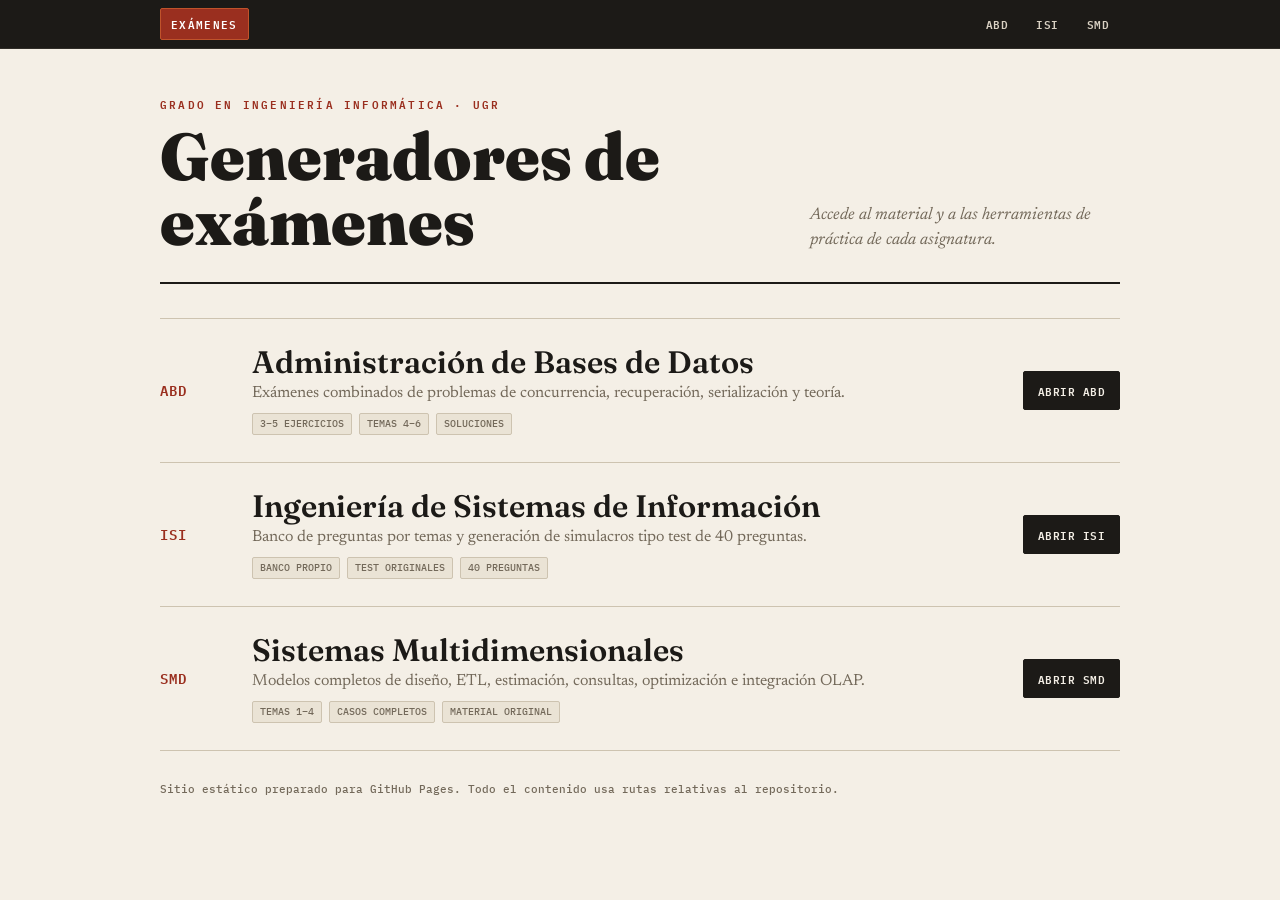
<file: index.html>
<!DOCTYPE html>
<html lang="es">
<head>
<meta charset="UTF-8">
<meta name="viewport" content="width=device-width, initial-scale=1.0">
<meta name="description" content="Generadores y bancos de preguntas para ABD, ISI y SMD.">
<title>Generadores de exámenes</title>
<link rel="icon" href="assets/favicon.svg" type="image/svg+xml">
<link rel="preconnect" href="https://fonts.googleapis.com">
<link rel="preconnect" href="https://fonts.gstatic.com" crossorigin>
<link href="https://fonts.googleapis.com/css2?family=Fraunces:ital,opsz,wght@0,9..144,400;0,9..144,600;0,9..144,900;1,9..144,500&family=Newsreader:ital,opsz@0,6..72;1,6..72&family=IBM+Plex+Mono:wght@400;500;600&display=swap" rel="stylesheet">
<link rel="stylesheet" href="assets/site.css">
<style>
  * { box-sizing: border-box; }
  html { scroll-behavior: smooth; }
  body { margin: 0; min-height: 100vh; }
  .portal {
    width: min(960px, calc(100% - 32px));
    margin: 0 auto;
    padding: 48px 0 80px;
  }
  .portal-header {
    display: grid;
    grid-template-columns: minmax(0, 1fr) 310px;
    gap: 34px;
    align-items: end;
    padding-bottom: 28px;
    border-bottom: 2px solid var(--site-ink);
  }
  .kicker {
    margin: 0 0 13px;
    color: var(--site-accent);
    font: 600 11px/1.3 "IBM Plex Mono", monospace;
    letter-spacing: .2em;
    text-transform: uppercase;
  }
  h1 {
    max-width: 660px;
    margin: 0;
    font: 900 clamp(38px, 7vw, 66px)/.98 "Fraunces", Georgia, serif;
    letter-spacing: 0;
  }
  .intro {
    margin: 0;
    color: var(--site-muted);
    font-size: 17px;
    font-style: italic;
    line-height: 1.5;
  }
  .catalogue {
    margin-top: 34px;
    border-top: 1px solid var(--site-line);
  }
  .subject {
    display: grid;
    grid-template-columns: 72px minmax(0, 1fr) auto;
    gap: 20px;
    align-items: center;
    min-height: 144px;
    padding: 24px 0;
    border-bottom: 1px solid var(--site-line);
  }
  .subject-code {
    color: var(--site-accent);
    font: 600 14px/1 "IBM Plex Mono", monospace;
    letter-spacing: .08em;
  }
  .subject h2 {
    margin: 0 0 6px;
    font: 600 clamp(23px, 4vw, 31px)/1.1 "Fraunces", Georgia, serif;
    letter-spacing: 0;
  }
  .subject p {
    max-width: 620px;
    margin: 0;
    color: var(--site-muted);
    font-size: 16px;
  }
  .subject-meta {
    display: flex;
    gap: 7px;
    margin-top: 12px;
    flex-wrap: wrap;
  }
  .subject-meta span {
    padding: 3px 7px;
    border: 1px solid var(--site-line);
    border-radius: 2px;
    color: var(--site-muted);
    background: var(--site-paper-2);
    font: 500 10px/1.4 "IBM Plex Mono", monospace;
    text-transform: uppercase;
  }
  .open-subject {
    display: inline-flex;
    min-height: 39px;
    align-items: center;
    padding: 8px 14px;
    border: 1px solid var(--site-ink);
    border-radius: 2px;
    color: var(--site-paper);
    background: var(--site-ink);
    font: 600 11px/1.2 "IBM Plex Mono", monospace;
    letter-spacing: .04em;
    text-decoration: none;
    text-transform: uppercase;
    white-space: nowrap;
  }
  .open-subject:hover {
    border-color: var(--site-accent);
    background: var(--site-accent);
  }
  footer {
    margin-top: 30px;
    color: var(--site-muted);
    font: 500 11px/1.6 "IBM Plex Mono", monospace;
  }
  @media (max-width: 720px) {
    .portal { width: min(100% - 26px, 960px); padding-top: 34px; }
    .portal-header { grid-template-columns: 1fr; gap: 16px; }
    .subject { grid-template-columns: 48px minmax(0, 1fr); gap: 12px; }
    .open-subject { grid-column: 2; justify-self: start; }
  }
</style>
</head>
<body class="portal-page">
<div class="site-nav-wrap">
  <nav class="site-nav" aria-label="Asignaturas">
    <a href="./" aria-current="page">Exámenes</a>
    <a href="abd.html">ABD</a>
    <a href="isi.html">ISI</a>
    <a href="smd.html">SMD</a>
  </nav>
</div>

<main class="portal">
  <header class="portal-header">
    <div>
      <p class="kicker">Grado en Ingeniería Informática · UGR</p>
      <h1>Generadores de exámenes</h1>
    </div>
    <p class="intro">Accede al material y a las herramientas de práctica de cada asignatura.</p>
  </header>

  <section class="catalogue" aria-label="Asignaturas disponibles">
    <article class="subject">
      <div class="subject-code">ABD</div>
      <div>
        <h2>Administración de Bases de Datos</h2>
        <p>Exámenes combinados de problemas de concurrencia, recuperación, serialización y teoría.</p>
        <div class="subject-meta"><span>3–5 ejercicios</span><span>Temas 4–6</span><span>Soluciones</span></div>
      </div>
      <a class="open-subject" href="abd.html">Abrir ABD</a>
    </article>

    <article class="subject">
      <div class="subject-code">ISI</div>
      <div>
        <h2>Ingeniería de Sistemas de Información</h2>
        <p>Banco de preguntas por temas y generación de simulacros tipo test de 40 preguntas.</p>
        <div class="subject-meta"><span>Banco propio</span><span>Test originales</span><span>40 preguntas</span></div>
      </div>
      <a class="open-subject" href="isi.html">Abrir ISI</a>
    </article>

    <article class="subject">
      <div class="subject-code">SMD</div>
      <div>
        <h2>Sistemas Multidimensionales</h2>
        <p>Modelos completos de diseño, ETL, estimación, consultas, optimización e integración OLAP.</p>
        <div class="subject-meta"><span>Temas 1–4</span><span>Casos completos</span><span>Material original</span></div>
      </div>
      <a class="open-subject" href="smd.html">Abrir SMD</a>
    </article>
  </section>

  <footer>
    Sitio estático preparado para GitHub Pages. Todo el contenido usa rutas relativas al repositorio.
  </footer>
</main>
</body>
</html>
</file>
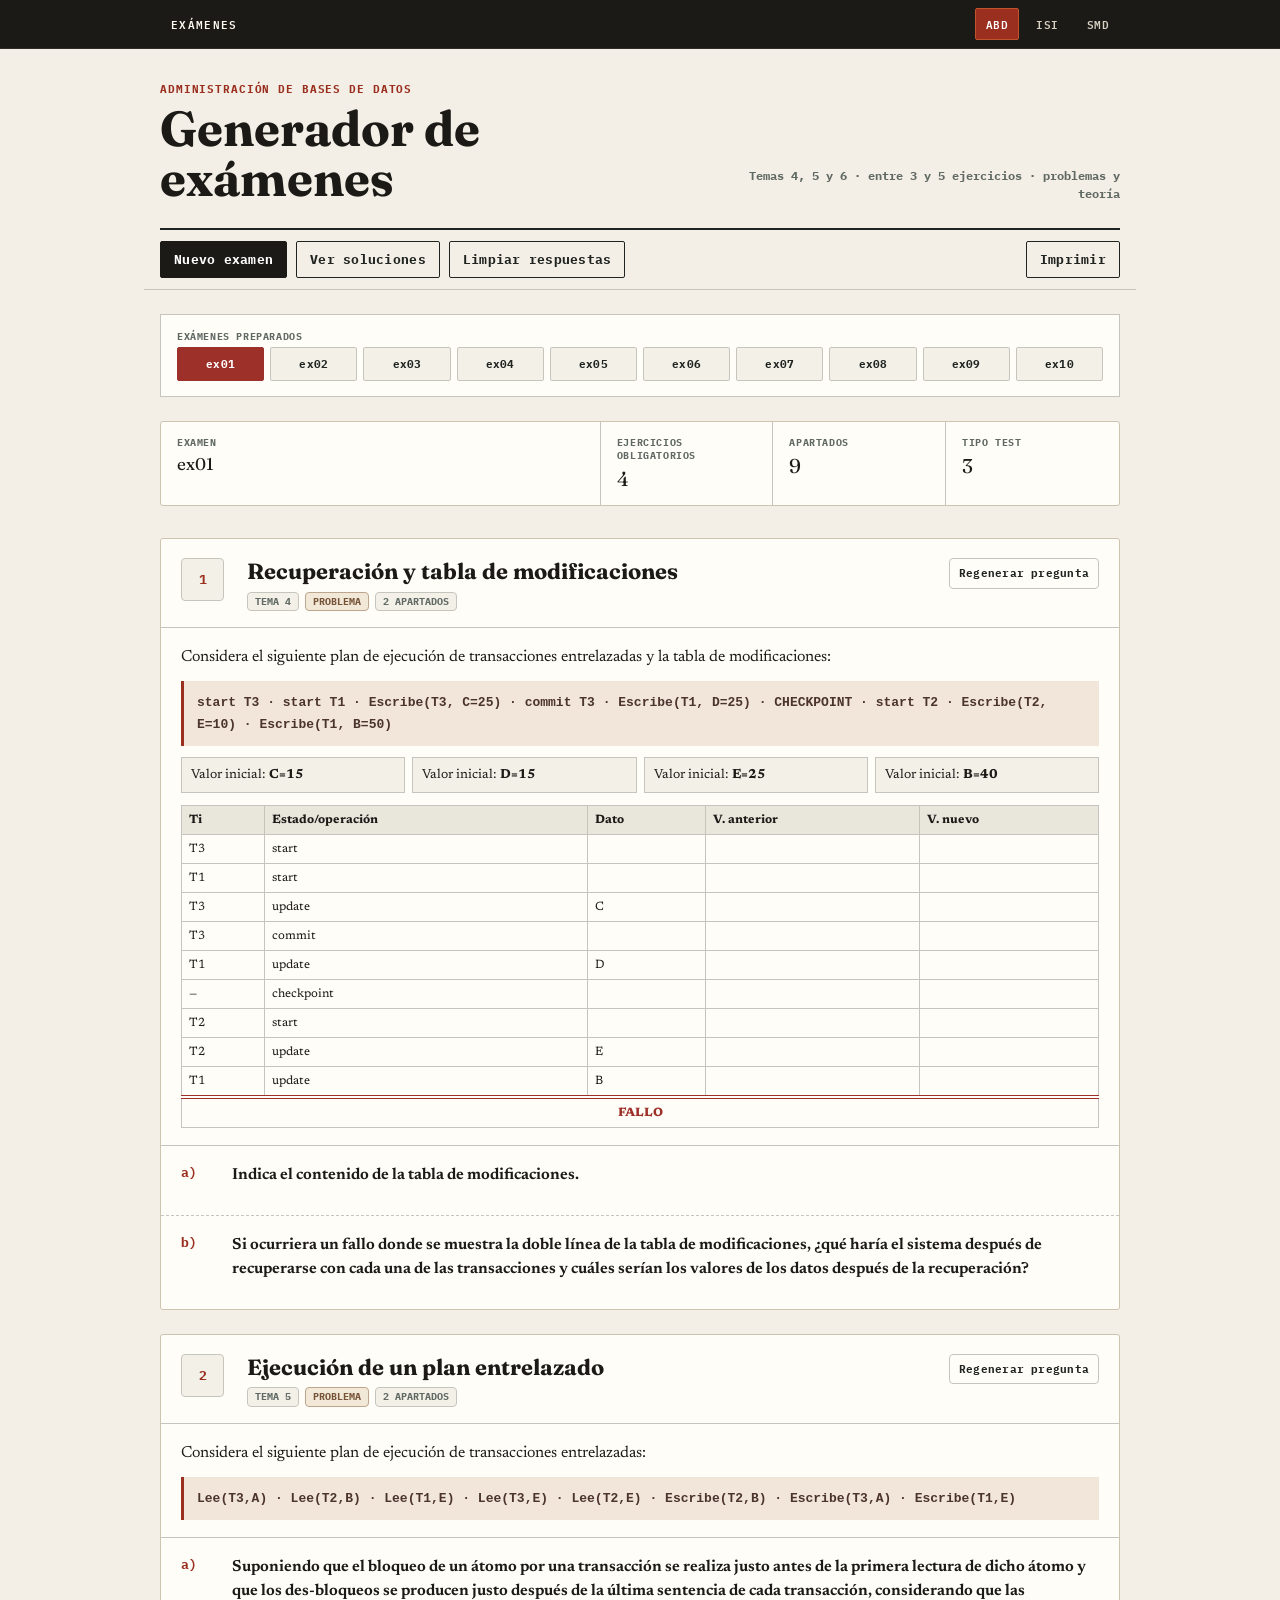
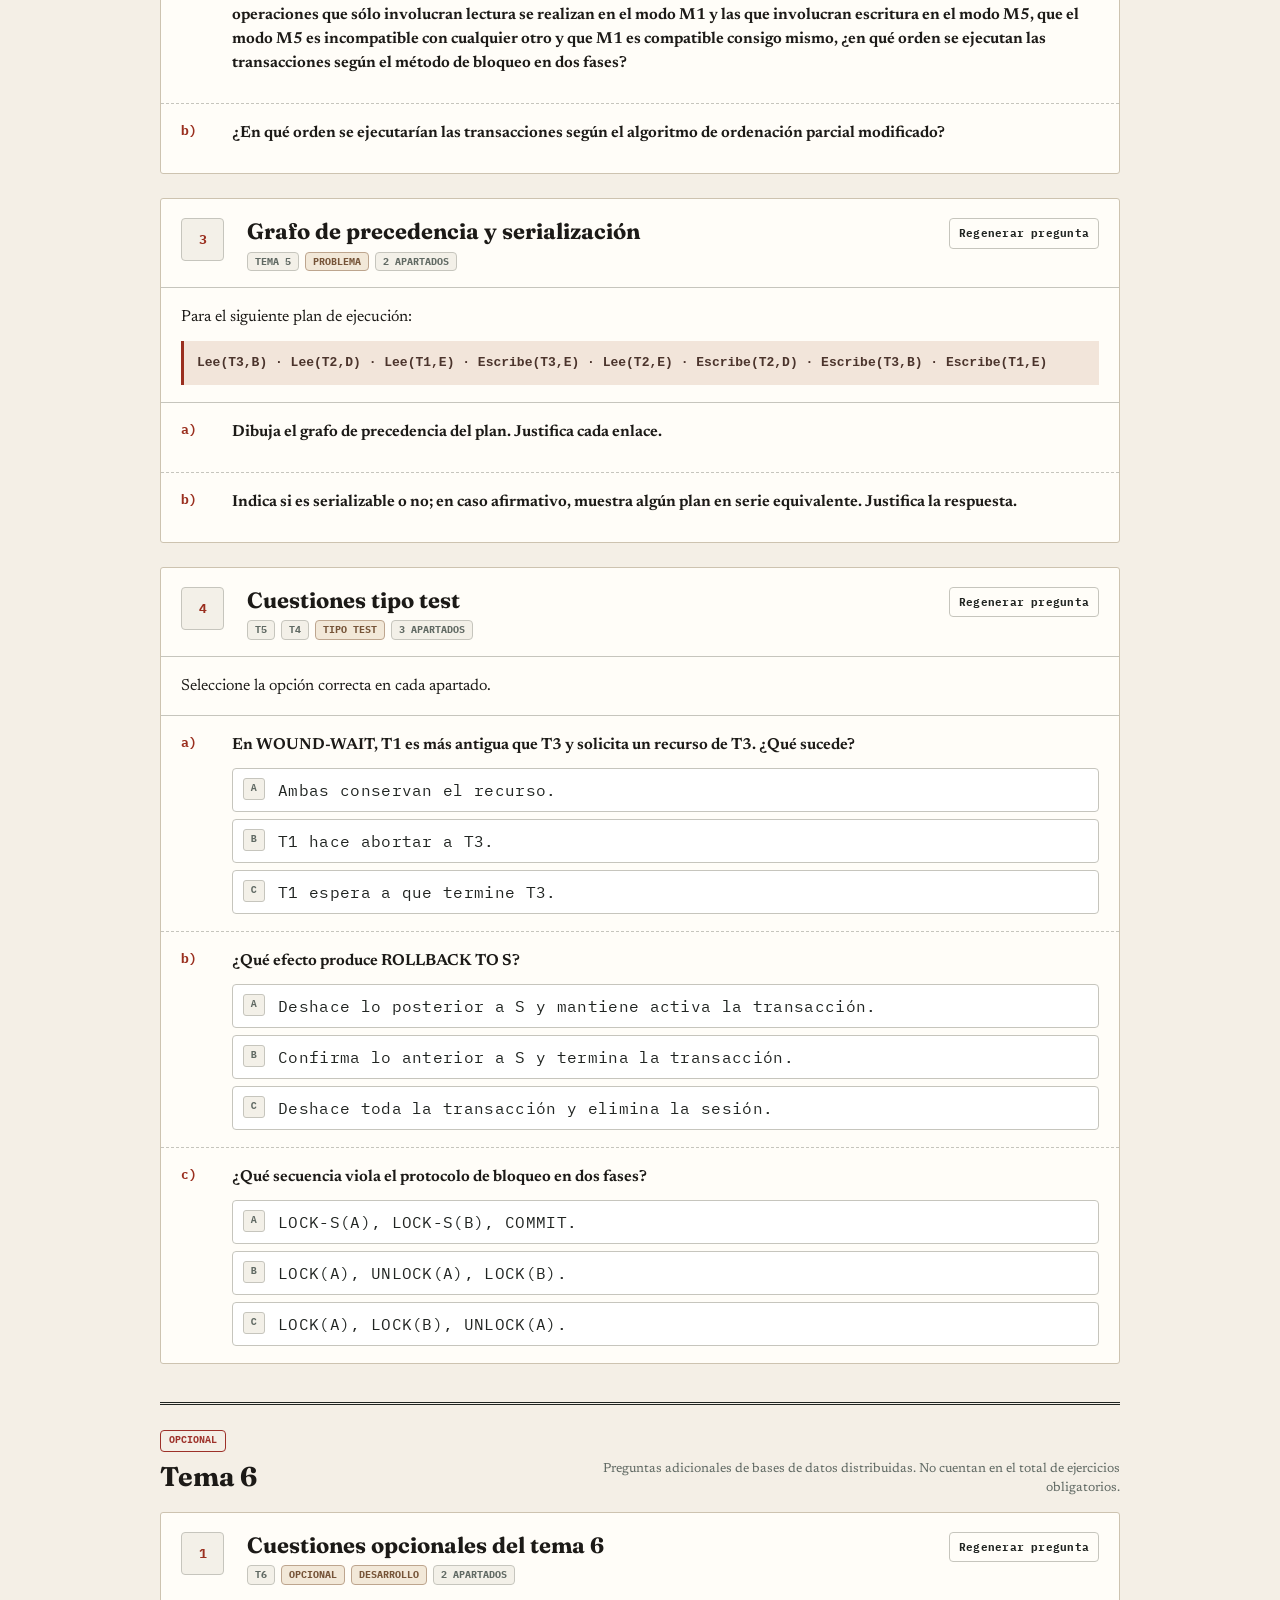
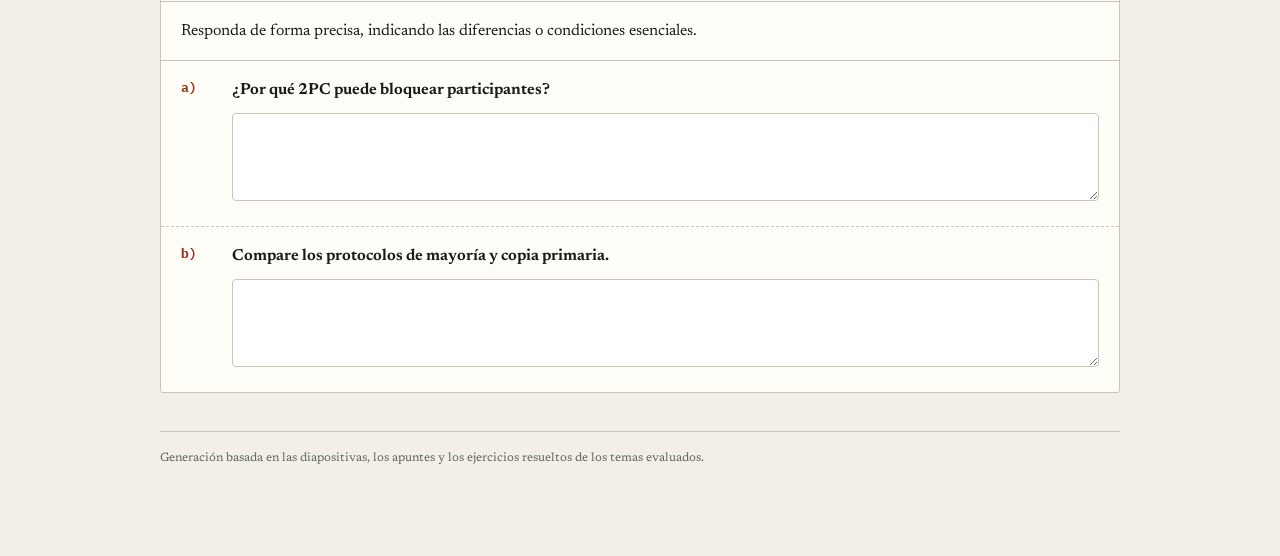
<file: abd.html>
<!DOCTYPE html>
<html lang="es">
<head>
<meta charset="UTF-8">
<meta name="viewport" content="width=device-width, initial-scale=1.0">
<title>Generador de exámenes · Administración de Bases de Datos</title>
<link rel="icon" href="assets/favicon.svg" type="image/svg+xml">
<link rel="preconnect" href="https://fonts.googleapis.com">
<link rel="preconnect" href="https://fonts.gstatic.com" crossorigin>
<link href="https://fonts.googleapis.com/css2?family=Fraunces:ital,opsz,wght@0,9..144,400;0,9..144,600;0,9..144,900;1,9..144,500&family=Newsreader:ital,opsz@0,6..72;1,6..72&family=IBM+Plex+Mono:wght@400;500;600&display=swap" rel="stylesheet">
<style>
  :root {
    --paper: #f3f0e8;
    --surface: #fffdf8;
    --surface-2: #e9e6dc;
    --ink: #202421;
    --muted: #606963;
    --line: #c6c5bd;
    --accent: #9d3129;
    --blue: #296171;
    --blue-bg: #e0ecef;
    --green: #24613b;
    --green-bg: #e2eee5;
    --red-bg: #f4dfdc;
    --shadow: 0 2px 12px rgba(32, 36, 33, .08);
  }

  * { box-sizing: border-box; }
  html { scroll-behavior: smooth; }
  body {
    margin: 0;
    overflow-x: hidden;
    color: var(--ink);
    background: var(--paper);
    font-family: Inter, ui-sans-serif, system-ui, -apple-system, BlinkMacSystemFont, "Segoe UI", sans-serif;
    line-height: 1.5;
  }
  button, textarea { font: inherit; }
  .shell { width: min(1060px, calc(100% - 32px)); margin: 0 auto; padding-bottom: 90px; }

  header {
    display: grid;
    grid-template-columns: 1fr auto;
    gap: 24px;
    align-items: end;
    padding: 34px 0 24px;
    border-bottom: 2px solid var(--ink);
  }
  header > * { min-width: 0; }
  .eyebrow {
    margin: 0 0 7px;
    color: var(--accent);
    font: 750 11px/1.25 ui-monospace, SFMono-Regular, Consolas, monospace;
    letter-spacing: .08em;
    text-transform: uppercase;
  }
  h1 {
    margin: 0;
    font-family: Georgia, serif;
    font-size: clamp(31px, 5vw, 49px);
    line-height: 1.02;
    letter-spacing: 0;
  }
  .header-meta {
    max-width: 390px;
    color: var(--muted);
    text-align: right;
    font: 650 12px/1.55 ui-monospace, SFMono-Regular, Consolas, monospace;
    overflow-wrap: anywhere;
  }

  .toolbar {
    position: sticky;
    top: 0;
    z-index: 20;
    display: flex;
    gap: 9px;
    align-items: center;
    flex-wrap: wrap;
    margin: 0 -16px 24px;
    padding: 11px 16px;
    border-bottom: 1px solid var(--line);
    background: rgba(243, 240, 232, .96);
    backdrop-filter: blur(9px);
  }
  .spacer { flex: 1; }
  .button {
    min-height: 37px;
    padding: 8px 13px;
    border: 1px solid var(--ink);
    border-radius: 5px;
    color: white;
    background: var(--ink);
    cursor: pointer;
    font-size: 13px;
    font-weight: 750;
  }
  .button:hover { border-color: var(--accent); background: var(--accent); }
  .button.secondary { color: var(--ink); background: transparent; }
  .button.secondary:hover { color: white; background: var(--ink); }
  .preset-panel {
    margin: 0 0 24px;
    padding: 15px 16px;
    border: 1px solid var(--line);
    background: var(--surface);
  }
  .preset-list { display: grid; grid-template-columns: repeat(10, minmax(0, 1fr)); gap: 6px; }
  .preset-button {
    min-height: 34px;
    padding: 6px 4px;
    border: 1px solid var(--line);
    border-radius: 2px;
    color: var(--ink);
    background: var(--paper);
    cursor: pointer;
    font-size: 11px;
    font-weight: 750;
  }
  .preset-button:hover { border-color: var(--accent); color: var(--accent); }
  .preset-button.active { border-color: var(--accent); color: white; background: var(--accent); }

  .dashboard {
    display: grid;
    grid-template-columns: 1.4fr repeat(3, minmax(130px, .55fr));
    margin-bottom: 32px;
    border: 1px solid var(--line);
    background: var(--surface);
    box-shadow: var(--shadow);
  }
  .dashboard > div { min-width: 0; padding: 14px 16px; border-right: 1px solid var(--line); }
  .dashboard > div:last-child { border-right: 0; }
  .dash-label {
    display: block;
    margin-bottom: 4px;
    color: var(--muted);
    font: 750 10px/1.3 ui-monospace, SFMono-Regular, Consolas, monospace;
    letter-spacing: .06em;
    text-transform: uppercase;
  }
  .dash-value { display: block; font-family: Georgia, serif; font-size: 20px; line-height: 1.25; overflow-wrap: anywhere; }
  .dashboard > div:first-child .dash-value { font-size: 17px; }

  .result {
    display: none;
    gap: 16px;
    grid-template-columns: auto 1fr;
    align-items: center;
    margin: 0 0 28px;
    padding: 18px;
    border: 2px solid var(--ink);
    background: var(--surface);
  }
  .result.visible { display: grid; }
  .result-score { color: var(--accent); font-family: Georgia, serif; font-size: 38px; font-weight: 700; }
  .result h2 { margin: 0 0 2px; font-size: 17px; }
  .result p { margin: 0; color: var(--muted); font-size: 13px; }

  .optional-section {
    margin-top: 38px;
    padding-top: 22px;
    border-top: 3px double var(--ink);
    scroll-margin-top: 95px;
  }
  .optional-head {
    display: flex;
    gap: 18px;
    align-items: end;
    justify-content: space-between;
    margin-bottom: 14px;
  }
  .optional-head h2 { margin: 0; font-family: Georgia, serif; font-size: 27px; }
  .optional-head p { max-width: 520px; margin: 0; color: var(--muted); text-align: right; font-size: 13px; }
  .optional-badge {
    display: inline-block;
    margin-bottom: 5px;
    padding: 3px 8px;
    border: 1px solid var(--accent);
    border-radius: 4px;
    color: var(--accent);
    font: 750 10px/1.4 ui-monospace, SFMono-Regular, Consolas, monospace;
    text-transform: uppercase;
  }

  .question {
    margin-bottom: 24px;
    border: 1px solid var(--line);
    border-radius: 7px;
    background: var(--surface);
    box-shadow: var(--shadow);
    overflow: hidden;
  }
  .question-head {
    display: grid;
    grid-template-columns: 52px minmax(0, 1fr) auto;
    gap: 14px;
    align-items: start;
    padding: 19px 20px 16px;
    border-bottom: 1px solid var(--line);
  }
  .question-number {
    display: grid;
    width: 43px;
    height: 43px;
    place-items: center;
    border: 1px solid var(--line);
    border-radius: 4px;
    color: var(--accent);
    background: var(--paper);
    font: 750 13px/1 ui-monospace, SFMono-Regular, Consolas, monospace;
  }
  .question h2 { margin: 0 0 7px; font-family: Georgia, serif; font-size: 22px; line-height: 1.2; letter-spacing: 0; }
  .tags { display: flex; gap: 6px; flex-wrap: wrap; }
  .tag {
    padding: 2px 7px;
    border: 1px solid var(--line);
    border-radius: 4px;
    color: var(--muted);
    background: var(--paper);
    font: 700 9.5px/1.45 ui-monospace, SFMono-Regular, Consolas, monospace;
    text-transform: uppercase;
  }
  .tag.problem { border-color: #89adb7; color: var(--blue); background: var(--blue-bg); }
  .regen {
    padding: 6px 9px;
    border: 1px solid var(--line);
    border-radius: 4px;
    color: var(--ink);
    background: transparent;
    cursor: pointer;
    font-size: 11px;
    font-weight: 750;
    white-space: nowrap;
  }
  .regen:hover { border-color: var(--ink); background: var(--surface-2); }

  .statement { padding: 17px 20px; border-bottom: 1px solid var(--line); }
  .statement p { margin: 0; }
  .statement p + p { margin-top: 10px; }
  .scenario {
    display: block;
    margin: 12px 0 0;
    padding: 11px 13px;
    border-left: 3px solid var(--blue);
    color: #253e45;
    background: var(--blue-bg);
    font: 600 13px/1.65 ui-monospace, SFMono-Regular, Consolas, monospace;
    overflow-wrap: anywhere;
  }
  .data-grid {
    display: grid;
    grid-template-columns: repeat(auto-fit, minmax(150px, 1fr));
    gap: 7px;
    margin-top: 11px;
  }
  .datum { padding: 7px 9px; border: 1px solid var(--line); background: var(--paper); font-size: 13px; }
  .statement table { width: 100%; margin-top: 12px; border-collapse: collapse; font-size: 12px; }
  .statement th, .statement td { height: 29px; padding: 5px 7px; border: 1px solid var(--line); text-align: left; }
  .statement th { background: var(--surface-2); }
  .statement tr.failure-marker td { border-top: 4px double var(--accent); color: var(--accent); text-align: center; font-weight: 750; }

  .parts { counter-reset: part; }
  .part {
    counter-increment: part;
    display: grid;
    grid-template-columns: 39px minmax(0, 1fr);
    gap: 12px;
    padding: 17px 20px;
    border-bottom: 1px dashed var(--line);
  }
  .part:last-child { border-bottom: 0; }
  .part::before {
    content: counter(part, lower-alpha) ")";
    color: var(--accent);
    font: 750 13px/1.5 ui-monospace, SFMono-Regular, Consolas, monospace;
  }
  .part-prompt { margin: 0 0 11px; font-weight: 650; overflow-wrap: anywhere; }
  .answer-box {
    width: 100%;
    min-height: 88px;
    resize: vertical;
    padding: 10px 11px;
    border: 1px solid var(--line);
    border-radius: 4px;
    color: var(--ink);
    background: white;
    line-height: 1.45;
  }
  .answer-box:focus { outline: 2px solid rgba(41, 97, 113, .25); border-color: var(--blue); }
  .options { display: grid; gap: 7px; }
  .option {
    display: grid;
    grid-template-columns: 26px minmax(0, 1fr);
    gap: 9px;
    align-items: start;
    width: 100%;
    padding: 9px 10px;
    border: 1px solid var(--line);
    border-radius: 4px;
    color: var(--ink);
    background: white;
    cursor: pointer;
    text-align: left;
  }
  .option:hover { border-color: var(--ink); }
  .letter {
    display: grid;
    width: 22px;
    height: 22px;
    place-items: center;
    border: 1px solid var(--line);
    border-radius: 3px;
    color: var(--muted);
    background: var(--paper);
    font: 750 10px/1 ui-monospace, SFMono-Regular, Consolas, monospace;
  }
  .option.selected { border-color: var(--accent); background: #f8ebe8; }
  .option.selected .letter { border-color: var(--accent); color: white; background: var(--accent); }
  .option.correct { border-color: var(--green); background: var(--green-bg); }
  .option.correct .letter { border-color: var(--green); color: white; background: var(--green); }
  .option.wrong { border-color: var(--accent); background: var(--red-bg); }
  .option.wrong .letter { border-color: var(--accent); color: white; background: var(--accent); }

  .solution {
    display: none;
    margin-top: 12px;
    padding: 11px 12px;
    border-left: 3px solid var(--green);
    color: #27372d;
    background: var(--green-bg);
    font-size: 13.5px;
  }
  .solution.visible { display: block; }
  .solution strong { color: var(--green); }
  .solution.incorrect { border-left-color: var(--accent); background: var(--red-bg); }
  .solution.incorrect strong { color: var(--accent); }
  .solution.unanswered { border-left-color: var(--blue); background: var(--blue-bg); }
  .solution.unanswered strong { color: var(--blue); }
  .solution ul { margin: 7px 0 0 18px; padding: 0; }
  .solution table { width: 100%; margin-top: 8px; border-collapse: collapse; background: rgba(255,255,255,.52); }
  .solution th, .solution td { padding: 5px 7px; border: 1px solid rgba(36,97,59,.28); text-align: left; }
  code { padding: 1px 4px; border-radius: 3px; background: rgba(32,36,33,.08); font-family: ui-monospace, SFMono-Regular, Consolas, monospace; font-size: .92em; }

  footer { margin-top: 38px; padding-top: 17px; border-top: 1px solid var(--line); color: var(--muted); font-size: 12px; }

  @media (max-width: 720px) {
    .shell { width: min(100% - 22px, 1060px); }
    header { grid-template-columns: 1fr; gap: 9px; padding-top: 25px; }
    .header-meta { max-width: none; text-align: left; }
    .toolbar {
      display: grid;
      grid-template-columns: 1fr 1fr;
      gap: 8px;
      margin-left: -11px;
      margin-right: -11px;
      padding: 10px 11px;
    }
    .toolbar .button { width: 100%; padding-left: 7px; padding-right: 7px; font-size: 12px; }
    .spacer { display: none; }
    .preset-list { grid-template-columns: repeat(5, minmax(0, 1fr)); }
    .dashboard { grid-template-columns: 1fr 1fr; }
    .dashboard > div { border-bottom: 1px solid var(--line); }
    .dashboard > div:nth-child(2) { border-right: 0; }
    .dashboard > div:nth-last-child(-n+2) { border-bottom: 0; }
    .question-head { grid-template-columns: 42px minmax(0, 1fr); padding: 15px 13px 13px; }
    .question-number { width: 36px; height: 36px; }
    .question h2 { font-size: 20px; }
    .regen { grid-column: 2; justify-self: start; }
    .optional-head { display: block; }
    .optional-head p { margin-top: 5px; text-align: left; }
    .statement { padding: 14px 13px; }
    .part { grid-template-columns: 27px minmax(0, 1fr); gap: 7px; padding: 15px 13px; }
    .scenario { font-size: 12px; }
  }

  @media print {
    body, .question, .dashboard { background: white; box-shadow: none; }
    .shell { width: 100%; padding: 0; }
    header { padding-top: 0; }
    .toolbar, .regen, footer, .result { display: none !important; }
    .question { margin-bottom: 16px; }
    .question-head, .statement, .part { break-inside: avoid; }
    .answer-box { min-height: 65px; }
    .solution { display: none !important; }
  }
</style>
<link rel="stylesheet" href="assets/site.css">
</head>
<body class="subject-page">
<div class="site-nav-wrap">
  <nav class="site-nav" aria-label="Asignaturas">
    <a href="index.html">Exámenes</a>
    <a href="abd.html" aria-current="page">ABD</a>
    <a href="isi.html">ISI</a>
    <a href="smd.html">SMD</a>
  </nav>
</div>
<main class="shell">
  <header>
    <div>
      <p class="eyebrow">Administración de Bases de Datos</p>
      <h1>Generador de exámenes</h1>
    </div>
    <div class="header-meta">Temas 4, 5 y 6 · entre 3 y 5 ejercicios · problemas y teoría</div>
  </header>

  <div class="toolbar">
    <button class="button" id="newExam" type="button">Nuevo examen</button>
    <button class="button secondary" id="toggleSolutions" type="button">Ver soluciones</button>
    <button class="button secondary" id="resetAnswers" type="button">Limpiar respuestas</button>
    <span class="spacer"></span>
    <button class="button secondary" id="printExam" type="button">Imprimir</button>
  </div>

  <section class="preset-panel" aria-label="Exámenes preparados">
    <span class="dash-label">Exámenes preparados</span>
    <div class="preset-list" id="presetList"></div>
  </section>

  <section class="dashboard" aria-label="Resumen del examen">
    <div>
      <span class="dash-label">Examen</span>
      <span class="dash-value" id="examLabel">Modelo 1</span>
    </div>
    <div>
      <span class="dash-label">Ejercicios obligatorios</span>
      <span class="dash-value" id="questionCount">0</span>
    </div>
    <div>
      <span class="dash-label">Apartados</span>
      <span class="dash-value" id="partCount">0</span>
    </div>
    <div>
      <span class="dash-label">Tipo test</span>
      <span class="dash-value" id="testCount">0</span>
    </div>
  </section>

  <section class="result" id="result">
    <div class="result-score" id="resultScore">0/0</div>
    <div>
      <h2>Corrección orientativa</h2>
      <p id="resultText"></p>
    </div>
  </section>

  <section id="exam"></section>

  <section class="optional-section">
    <div class="optional-head">
      <div>
        <span class="optional-badge">Opcional</span>
        <h2>Tema 6</h2>
      </div>
      <p>Preguntas adicionales de bases de datos distribuidas. No cuentan en el total de ejercicios obligatorios.</p>
    </div>
    <section id="optionalExam"></section>
  </section>

  <footer>
    Generación basada en las diapositivas, los apuntes y los ejercicios resueltos de los temas evaluados.
  </footer>
</main>

<script>
const LETTERS = ["A", "B", "C", "D"];
let serial = 0;
let freeExamNumber = 0;
let currentExamLabel = "ex01";
let activePreset = 1;
let questions = [];
let optionalQuestions = [];
let answers = new Map();
let solutionsVisible = false;
let randomSource = Math.random;

function randomUnit() {
  return randomSource();
}

function seededRandom(seed) {
  let state = seed >>> 0;
  return function next() {
    state += 0x6D2B79F5;
    let value = state;
    value = Math.imul(value ^ (value >>> 15), value | 1);
    value ^= value + Math.imul(value ^ (value >>> 7), value | 61);
    return ((value ^ (value >>> 14)) >>> 0) / 4294967296;
  };
}

function randomInt(min, max) {
  return Math.floor(randomUnit() * (max - min + 1)) + min;
}

function choice(items) {
  return items[Math.floor(randomUnit() * items.length)];
}

function shuffle(items) {
  const result = [...items];
  for (let i = result.length - 1; i > 0; i--) {
    const j = Math.floor(randomUnit() * (i + 1));
    [result[i], result[j]] = [result[j], result[i]];
  }
  return result;
}

function sample(items, amount) {
  return shuffle(items).slice(0, amount);
}

function nextId(prefix) {
  serial += 1;
  return `${prefix}-${serial}`;
}

function openPart(prompt, solution, source = "") {
  return { type: "open", prompt, solution, source };
}

function testPart(prompt, options, correct, explanation) {
  const mixed = shuffle(options.map((text, index) => ({ text, correct: index === correct })));
  return {
    type: "test",
    prompt,
    options: mixed.map(item => item.text),
    correct: mixed.findIndex(item => item.correct),
    solution: explanation
  };
}

function formatList(items) {
  return items.length ? items.join(", ") : "ninguna";
}

const LITERAL_PROBLEM_PROMPTS = {
  timestampTotal: "¿En qué orden se ejecutarían las transacciones según el algoritmo de ordenación total?",
  timestampPartial: "¿En qué orden se ejecutarían las transacciones según el algoritmo de ordenación parcial?",
  timestampModified: "¿En qué orden se ejecutarían las transacciones según el algoritmo de ordenación parcial modificado?",
  lockingM4: "Suponiendo que el bloqueo de un átomo por una transacción se realiza justo antes de la primera lectura de dicho átomo y que los des-bloqueos se producen justo después de la última sentencia de cada transacción, considerando que las operaciones que sólo involucran lectura se realizan en el modo M1 y las que involucran escritura en el modo M4, que el modo M4 es compatible con M1 e incompatible consigo mismo, y que el modo M1 es compatible consigo mismo, ¿en qué orden se ejecutan las transacciones según el método de bloqueo en dos fases?",
  lockingM5: "Suponiendo que el bloqueo de un átomo por una transacción se realiza justo antes de la primera lectura de dicho átomo y que los des-bloqueos se producen justo después de la última sentencia de cada transacción, considerando que las operaciones que sólo involucran lectura se realizan en el modo M1 y las que involucran escritura en el modo M5, que el modo M5 es incompatible con cualquier otro y que M1 es compatible consigo mismo, ¿en qué orden se ejecutan las transacciones según el método de bloqueo en dos fases?",
  modificationsShort: "Indica el contenido de la tabla de modificaciones.",
  recoveryAtLine: "Si ocurriera un fallo donde se muestra la doble línea de la tabla de modificaciones, ¿qué haría el sistema después de recuperarse con cada una de las transacciones y cuáles serían los valores de los datos después de la recuperación?",
  graphDraw: "Dibujar el grafo de precedencia.",
  graphSerial: "Determinar la serializabilidad del plan y, en su caso, dar la secuencia de transacciones.",
  graphDrawJustify: "Dibuja el grafo de precedencia del plan. Justifica cada enlace.",
  graphSerialJustify: "Indica si es serializable o no; en caso afirmativo, muestra algún plan en serie equivalente. Justifica la respuesta.",
  graphCombined: "Para el siguiente plan de ejecución, construye el grafo de precedencia e indica si la ejecución es o no serializable. En caso afirmativo, dar alguna secuencia de transacciones equivalente."
};

function generateRecoveryProblem() {
  const data = sample(["A", "B", "C", "D", "E"], 4);
  const tx = shuffle(["T1", "T2", "T3"]);
  const initial = Object.fromEntries(data.map(item => [item, randomInt(2, 10) * 5]));
  const updated = Object.fromEntries(data.map(item => {
    let value;
    do value = initial[item] + choice([-15, -10, -5, 5, 10, 15, 20]);
    while (value < 0);
    return [item, value];
  }));
  const postCheckpointCommits = randomUnit() < .58;
  const stable = { tx: tx[0], item: data[0] };
  const active = { tx: tx[1], items: [data[1], data[3]] };
  const post = { tx: tx[2], item: data[2] };
  const operations = [
    `start ${stable.tx}`,
    `start ${active.tx}`,
    `Escribe(${stable.tx}, ${stable.item}=${updated[stable.item]})`,
    `commit ${stable.tx}`,
    `Escribe(${active.tx}, ${active.items[0]}=${updated[active.items[0]]})`,
    `CHECKPOINT`,
    `start ${post.tx}`,
    `Escribe(${post.tx}, ${post.item}=${updated[post.item]})`,
    `Escribe(${active.tx}, ${active.items[1]}=${updated[active.items[1]]})`
  ];
  if (postCheckpointCommits) operations.push(`commit ${post.tx}`);

  const actionPost = postCheckpointCommits ? "REDO" : "UNDO";
  const finalValues = {
    [stable.item]: updated[stable.item],
    [active.items[0]]: initial[active.items[0]],
    [post.item]: postCheckpointCommits ? updated[post.item] : initial[post.item],
    [active.items[1]]: initial[active.items[1]]
  };
  const logRows = [
    [stable.tx, "start", "", "", ""],
    [active.tx, "start", "", "", ""],
    [stable.tx, "update", stable.item, initial[stable.item], updated[stable.item]],
    [stable.tx, "commit", "", "", ""],
    [active.tx, "update", active.items[0], initial[active.items[0]], updated[active.items[0]]],
    ["—", "checkpoint", "", "", ""],
    [post.tx, "start", "", "", ""],
    [post.tx, "update", post.item, initial[post.item], updated[post.item]],
    [active.tx, "update", active.items[1], initial[active.items[1]], updated[active.items[1]]]
  ];
  if (postCheckpointCommits) logRows.push([post.tx, "commit", "", "", ""]);
  const promptTable = `<table><thead><tr><th>Ti</th><th>Estado/operación</th><th>Dato</th><th>V. anterior</th><th>V. nuevo</th></tr></thead><tbody>${
    logRows.map(row => `<tr><td>${row[0]}</td><td>${row[1]}</td><td>${row[2]}</td><td></td><td></td></tr>`).join("")
  }<tr class="failure-marker"><td colspan="5">FALLO</td></tr></tbody></table>`;
  const table = `<table><thead><tr><th>Ti</th><th>Estado/operación</th><th>Dato</th><th>Anterior</th><th>Nuevo</th></tr></thead><tbody>${
    logRows.map(row => `<tr>${row.map(cell => `<td>${cell}</td>`).join("")}</tr>`).join("")
  }</tbody></table>`;

  const tablePart = openPart(
    LITERAL_PROBLEM_PROMPTS.modificationsShort,
    table,
    "Ejercicios Resueltos 1"
  );
  const recoveryPart = openPart(
    LITERAL_PROBLEM_PROMPTS.recoveryAtLine,
    `<ul><li><b>${stable.tx}</b>: ninguna operación; confirmó antes del checkpoint.</li><li><b>${active.tx}</b>: <b>UNDO</b>; no tiene commit.</li><li><b>${post.tx}</b>: <b>${actionPost}</b>; ${postCheckpointCommits ? "tiene commit después del checkpoint" : "no llegó a confirmar"}.</li></ul><p>Valores tras la recuperación: <b>${data.map(item => `${item}=${finalValues[item]}`).join(", ")}</b>.</p>`,
    "Ejercicios Resueltos 3"
  );

  return {
    id: nextId("recovery"),
    factory: generateRecoveryProblem,
    topic: "Tema 4",
    kind: "Problema",
    title: "Recuperación y tabla de modificaciones",
    statement: `
      <p>Considera el siguiente plan de ejecución de transacciones entrelazadas y la tabla de modificaciones:</p>
      <span class="scenario">${operations.join(" · ")}</span>
      <div class="data-grid">${data.map(item => `<span class="datum">Valor inicial: <b>${item}=${initial[item]}</b></span>`).join("")}</div>
      ${promptTable}
    `,
    parts: shuffle([tablePart, recoveryPart])
  };
}

function randomMerge(programs) {
  const positions = programs.map(() => 0);
  const merged = [];
  while (positions.some((position, index) => position < programs[index].length)) {
    const available = positions
      .map((position, index) => position < programs[index].length ? index : -1)
      .filter(index => index >= 0);
    const selected = choice(available);
    merged.push({ ...programs[selected][positions[selected]] });
    positions[selected] += 1;
  }
  return merged;
}

function precedenceGraph(schedule) {
  const edges = new Set();
  for (let i = 0; i < schedule.length; i++) {
    for (let j = i + 1; j < schedule.length; j++) {
      const a = schedule[i];
      const b = schedule[j];
      if (a.tx !== b.tx && a.item === b.item && (a.type === "W" || b.type === "W")) {
        edges.add(`${a.tx}>${b.tx}`);
      }
    }
  }
  const nodes = [...new Set(schedule.map(op => op.tx))].sort((a, b) => a - b);
  const orders = [];
  function permute(prefix, remaining) {
    if (!remaining.length) {
      const position = Object.fromEntries(prefix.map((node, index) => [node, index]));
      if ([...edges].every(edge => {
        const [from, to] = edge.split(">").map(Number);
        return position[from] < position[to];
      })) orders.push(prefix);
      return;
    }
    remaining.forEach((node, index) => {
      permute([...prefix, node], [...remaining.slice(0, index), ...remaining.slice(index + 1)]);
    });
  }
  permute([], nodes);
  return { edges: [...edges].sort(), orders };
}

function simulateTimestamp(schedule, programs, mode) {
  const queue = schedule.map(op => ({ ...op, original: op.tx }));
  const values = {};
  const events = [];
  const completion = [];
  let nextTx = Math.max(...schedule.map(op => op.tx)) + 1;
  let guard = 0;
  while (queue.length && guard < 100) {
    guard += 1;
    const op = queue.shift();
    const state = values[op.item] || (mode === "total" ? { R: 0 } : { RR: 0, WR: 0 });
    values[op.item] = state;
    let abort = false;
    let ignored = false;
    if (mode === "total") {
      if (op.tx < state.R) abort = true;
      else state.R = op.tx;
    } else if (op.type === "R") {
      if (op.tx < state.WR) abort = true;
      else state.RR = Math.max(state.RR, op.tx);
    } else {
      if (op.tx < state.RR) abort = true;
      else if (op.tx < state.WR) {
        if (mode === "modified") ignored = true;
        else abort = true;
      }
      else state.WR = op.tx;
    }

    if (abort) {
      const newTx = nextTx++;
      events.push(`T${op.tx} aborta en ${op.type === "R" ? "Lee" : "Escribe"}(T${op.tx},${op.item}) y se reinicia como T${newTx}`);
      for (let index = queue.length - 1; index >= 0; index--) {
        if (queue[index].tx === op.tx) queue.splice(index, 1);
      }
      programs.find(program => program[0].tx === op.original).forEach(programOp => {
        queue.push({ ...programOp, tx: newTx, original: op.original });
      });
    } else {
      if (ignored) events.push(`Escribe(T${op.tx},${op.item}) se ignora por ser obsoleta`);
      if (!queue.some(pending => pending.tx === op.tx)) completion.push(op.original);
    }
  }
  return {
    events,
    completion: [...new Set(completion)].map(tx => `T${tx}`),
    controllers: Object.entries(values).map(([item, state]) => {
      return mode === "total"
        ? `${item}: R=${state.R}`
        : `${item}: RR=${state.RR}, WR=${state.WR}`;
    })
  };
}

const PLAN_TEMPLATES = [
  {
    source: "Ejercicios Resueltos 1",
    operations: [
      [3, "R", 2], [1, "R", 0], [2, "R", 1], [3, "W", 1],
      [1, "R", 1], [1, "W", 0], [3, "W", 2], [2, "W", 1]
    ]
  },
  {
    source: "Ejercicios Resueltos 2",
    operations: [
      [3, "R", 2], [1, "R", 0], [2, "R", 1], [3, "R", 1],
      [1, "R", 1], [1, "W", 0], [3, "W", 2], [2, "W", 1]
    ]
  },
  {
    source: "Ejercicios Resueltos 3",
    operations: [
      [1, "R", 0], [2, "R", 0], [1, "W", 0], [3, "R", 1],
      [2, "W", 0], [3, "W", 1], [3, "W", 2], [2, "W", 3]
    ]
  },
  {
    source: "Relación de problemas 4",
    operations: [
      [1, "R", 0], [2, "R", 1], [3, "R", 0], [1, "W", 1],
      [2, "W", 2], [3, "W", 0], [1, "R", 2], [3, "W", 1]
    ]
  }
];

function buildRandomPlan(excludedSource = "") {
  const candidates = PLAN_TEMPLATES.filter(template => template.source !== excludedSource);
  const template = choice(candidates.length ? candidates : PLAN_TEMPLATES);
  const items = sample(["A", "B", "C", "D", "E"], 4);
  const txMap = Object.fromEntries(shuffle([1, 2, 3]).map((label, index) => [index + 1, label]));
  const schedule = template.operations.map(([tx, type, item]) => ({
    tx: txMap[tx],
    type,
    item: items[item]
  }));
  const programs = [1, 2, 3].map(tx =>
    schedule.filter(operation => operation.tx === tx).map(operation => ({ ...operation }))
  );
  return {
    source: template.source,
    programs,
    schedule,
    graph: precedenceGraph(schedule)
  };
}

function operationText(operation) {
  return `${operation.type === "R" ? "Lee" : "Escribe"}(T${operation.tx},${operation.item})`;
}

function scheduleText(schedule) {
  return schedule.map(operationText).join(" · ");
}

function simulateTwoPhase(schedule, programs, writeMode) {
  const pending = schedule.map(operation => ({ ...operation }));
  const blocked = new Set();
  const held = {};
  const acquired = new Set();
  const execution = [];
  const waits = [];
  const completion = [];
  const requirements = Object.fromEntries(programs.map(program => {
    const tx = program[0].tx;
    const byItem = {};
    [...new Set(program.map(operation => operation.item))].forEach(item => {
      byItem[item] = program.some(operation => operation.item === item && operation.type === "W")
        ? writeMode
        : "M1";
    });
    return [tx, byItem];
  }));

  function compatible(requested, current) {
    if (requested === "M5" || current === "M5") return false;
    if (requested === "M4" && current === "M4") return false;
    return true;
  }

  function blockersFor(operation) {
    const requested = requirements[operation.tx][operation.item];
    return (held[operation.item] || []).filter(lock =>
      lock.tx !== operation.tx && !compatible(requested, lock.mode)
    );
  }

  function release(tx) {
    Object.keys(held).forEach(item => {
      const before = held[item].length;
      held[item] = held[item].filter(lock => lock.tx !== tx);
      if (before !== held[item].length) execution.push(`UNLOCK(T${tx},${item})`);
    });
    blocked.clear();
  }

  let guard = 0;
  while (pending.length && guard < 100) {
    guard += 1;
    let progress = false;
    for (let index = 0; index < pending.length;) {
      const operation = pending[index];
      if (blocked.has(operation.tx)) {
        index += 1;
        continue;
      }
      const key = `${operation.tx}:${operation.item}`;
      if (!acquired.has(key)) {
        const mode = requirements[operation.tx][operation.item];
        const blockers = blockersFor(operation);
        if (blockers.length) {
          blocked.add(operation.tx);
          waits.push(`T${operation.tx} espera ${mode}(${operation.item}) retenido por ${blockers.map(lock => `T${lock.tx}/${lock.mode}`).join(" y ")}`);
          index += 1;
          continue;
        }
        acquired.add(key);
        (held[operation.item] ||= []).push({ tx: operation.tx, mode });
        execution.push(`LOCK(T${operation.tx},${operation.item},${mode})`);
      }
      execution.push(operationText(operation));
      pending.splice(index, 1);
      progress = true;
      if (!pending.some(candidate => candidate.tx === operation.tx)) {
        completion.push(`T${operation.tx}`);
        release(operation.tx);
      }
    }
    if (!progress) break;
  }
  return {
    execution,
    waits: [...new Set(waits)],
    completion,
    deadlock: pending.length > 0
  };
}

function timestampSolution(result) {
  return `<p>${result.events.length
    ? result.events.map(event => `• ${event}`).join("<br>")
    : "El plan se ejecuta sin abortos ni escrituras ignoradas."
  }</p><p>Orden de finalización de las transacciones originales: <b>${result.completion.join("–")}</b>.</p><p>Controladores finales: <b>${result.controllers.join("; ")}</b>.</p>`;
}

function generateExecutionProblem(includeGraphPart = false) {
  const plan = buildRandomPlan();
  const total = simulateTimestamp(plan.schedule, plan.programs, "total");
  const partial = simulateTimestamp(plan.schedule, plan.programs, "partial");
  const modified = simulateTimestamp(plan.schedule, plan.programs, "modified");
  const writeMode = choice(["M4", "M5"]);
  const locking = simulateTwoPhase(plan.schedule, plan.programs, writeMode);
  const algorithmParts = [
    openPart(
      LITERAL_PROBLEM_PROMPTS.timestampTotal,
      timestampSolution(total),
      "Ejercicios Resueltos 2"
    ),
    openPart(
      LITERAL_PROBLEM_PROMPTS.timestampPartial,
      timestampSolution(partial),
      "Relación de problemas 4"
    ),
    openPart(
      LITERAL_PROBLEM_PROMPTS.timestampModified,
      timestampSolution(modified),
      "Ejercicios Resueltos 1"
    ),
    openPart(
      writeMode === "M4"
        ? LITERAL_PROBLEM_PROMPTS.lockingM4
        : LITERAL_PROBLEM_PROMPTS.lockingM5,
      `<p>Plan ejecutado:</p><span class="scenario">${locking.execution.join(" · ")}</span><p>Esperas: <b>${formatList(locking.waits)}</b>.</p><p>${
        locking.deadlock
          ? "El plan queda bloqueado antes de completar todas las transacciones."
          : `Orden de terminación: <b>${locking.completion.join("–")}</b>.`
      }</p>`,
      "examen-junio-2022"
    )
  ];
  const foreignParts = algorithmParts.filter(part =>
    part.source !== plan.source && !(part.source === "examen-junio-2022" && locking.deadlock)
  );
  const selected = sample(foreignParts, randomInt(2, Math.min(3, foreignParts.length)));
  if (includeGraphPart) {
    const edges = plan.graph.edges.map(edge => {
      const [from, to] = edge.split(">");
      return `T${from}→T${to}`;
    });
    const orders = plan.graph.orders.map(order => order.map(tx => `T${tx}`).join("–"));
    selected.push(openPart(
      LITERAL_PROBLEM_PROMPTS.graphCombined,
      `<p>Aristas: <b>${formatList(edges)}</b>.</p><p>${
        orders.length
          ? `El grafo es acíclico. Órdenes serie equivalentes: <b>${orders.join(", ")}</b>.`
          : "El grafo contiene un ciclo y el plan no es serializable por conflictos."
      }</p>`,
      plan.source === "Relación de problemas 4" ? "Ejercicios Resueltos 3" : "Relación de problemas 4"
    ));
  }
  return {
    id: nextId("execution"),
    factory: () => generateExecutionProblem(includeGraphPart),
    topic: "Tema 5",
    kind: "Problema",
    title: "Ejecución de un plan entrelazado",
    sourceTemplate: plan.source,
    partSources: selected.map(part => part.source),
    statement: `
      <p>Considera el siguiente plan de ejecución de transacciones entrelazadas:</p>
      <span class="scenario">${scheduleText(plan.schedule)}</span>
    `,
    parts: shuffle(selected)
  };
}

function generateGraphProblem(excludedSource = "") {
  const plan = buildRandomPlan(excludedSource);
  const edges = plan.graph.edges.map(edge => {
    const [from, to] = edge.split(">");
    return `T${from}→T${to}`;
  });
  const orders = plan.graph.orders.map(order => order.map(tx => `T${tx}`).join("–"));
  const conflictingPairs = [];
  for (let i = 0; i < plan.schedule.length; i++) {
    for (let j = i + 1; j < plan.schedule.length; j++) {
      const first = plan.schedule[i];
      const second = plan.schedule[j];
      if (first.tx !== second.tx && first.item === second.item && (first.type === "W" || second.type === "W")) {
        conflictingPairs.push(`${operationText(first)} ≺ ${operationText(second)}`);
      }
    }
  }
  const cycle = (() => {
    if (orders.length) return "";
    for (const edge of plan.graph.edges) {
      const [from, to] = edge.split(">");
      if (plan.graph.edges.includes(`${to}>${from}`)) return `T${from}→T${to}→T${from}`;
    }
    return "existe un ciclo dirigido entre las precedencias mostradas";
  })();
  const graphSolution = `Los nodos son T1, T2 y T3. Las aristas son <b>${formatList(edges)}</b>.<ul>${conflictingPairs.map(pair => `<li>${pair}</li>`).join("")}</ul>`;
  const serialSolution = orders.length
    ? `Es serializable porque el grafo es acíclico. Órdenes equivalentes: <b>${orders.join(", ")}</b>.`
    : `No es serializable porque ${cycle}.`;
  const practicalParts = choice([
    [
      openPart(LITERAL_PROBLEM_PROMPTS.graphDraw, graphSolution, "Relación de problemas 4"),
      openPart(LITERAL_PROBLEM_PROMPTS.graphSerial, serialSolution, "Relación de problemas 4")
    ],
    [
      openPart(LITERAL_PROBLEM_PROMPTS.graphDrawJustify, graphSolution, "Relación de problemas 4"),
      openPart(LITERAL_PROBLEM_PROMPTS.graphSerialJustify, serialSolution, "Relación de problemas 4")
    ]
  ]);
  return {
    id: nextId("graph"),
    factory: () => generateGraphProblem(excludedSource),
    topic: "Tema 5",
    kind: "Problema",
    title: "Grafo de precedencia y serialización",
    sourceTemplate: plan.source,
    statement: `
      <p>Para el siguiente plan de ejecución:</p>
      <span class="scenario">${scheduleText(plan.schedule)}</span>
    `,
    parts: practicalParts
  };
}

const THEORY = [
  { topic: "T4", prompt: "Diferencie autenticación y autorización.", answer: "La autenticación comprueba la identidad; la autorización determina qué operaciones puede realizar esa identidad.", distractors: ["La autenticación concede roles y la autorización cifra contraseñas.", "Son dos nombres para el mismo control de acceso."] },
  { topic: "T4", prompt: "Diferencie ADMIN OPTION y GRANT OPTION.", answer: "ADMIN OPTION permite propagar privilegios de sistema o roles; GRANT OPTION permite propagar un privilegio sobre un objeto.", distractors: ["Ambas se aplican únicamente a privilegios sobre tablas.", "GRANT OPTION crea usuarios y ADMIN OPTION confirma transacciones."] },
  { topic: "T4", prompt: "Explique atomicidad y durabilidad.", answer: "Atomicidad: todo o nada. Durabilidad: los cambios confirmados sobreviven a fallos posteriores.", distractors: ["Atomicidad aísla transacciones y durabilidad valida restricciones.", "Atomicidad conserva copias y durabilidad impide toda concurrencia."] },
  { topic: "T4", prompt: "¿Cuándo se aplican UNDO y REDO según el esquema del tema?", answer: "UNDO cuando hay start sin commit; REDO cuando aparecen start y commit dentro de la parte relevante del log.", distractors: ["UNDO con commit y REDO sin commit.", "REDO solo después de un backup en frío."] },
  { topic: "T4", prompt: "Compare copia física en frío, física en caliente y copia lógica.", answer: "La fría exige detener la instancia; la caliente permite uso y necesita ARCHIVELOG; la lógica exporta objetos sin reproducir su estructura física.", distractors: ["Las tres son imágenes idénticas de datafiles.", "La copia lógica exige detener la instancia y ARCHIVELOG."] },
  { topic: "T4", prompt: "¿Qué diferencia existe entre ROLLBACK y ROLLBACK TO SAVEPOINT?", answer: "ROLLBACK deshace la transacción completa; ROLLBACK TO retrocede solo hasta el punto indicado y permite continuar.", distractors: ["ROLLBACK confirma y ROLLBACK TO exporta.", "Ambas operaciones hacen commit automático."] },
  { topic: "T5", prompt: "Defina conflicto entre operaciones.", answer: "Dos operaciones de transacciones distintas entran en conflicto si acceden al mismo dato y al menos una es escritura.", distractors: ["Hay conflicto siempre que las transacciones comiencen a distinta hora.", "Solo dos lecturas sobre el mismo dato entran en conflicto."] },
  { topic: "T5", prompt: "Caracterice un plan serializable por conflictos.", answer: "Su grafo de precedencia es acíclico y una ordenación topológica proporciona un plan serie equivalente.", distractors: ["Su grafo debe ser completo y contener un ciclo.", "Todas las transacciones deben ejecutarse sin entrelazado."] },
  { topic: "T5", prompt: "Enuncie la regla esencial del bloqueo en dos fases.", answer: "Después de liberar el primer bloqueo, la transacción no puede adquirir ninguno nuevo.", distractors: ["Cada lectura debe liberar el bloqueo antes de escribir.", "Solo se permite bloquear un dato por examen."] },
  { topic: "T5", prompt: "Compare DIE-WAIT y WOUND-WAIT.", answer: "En DIE-WAIT una joven aborta ante una antigua; en WOUND-WAIT una antigua hace abortar a la joven y una joven espera a la antigua.", distractors: ["Ambos hacen esperar siempre a la transacción antigua.", "DIE-WAIT elimina marcas temporales y WOUND-WAIT elimina bloqueos."] },
  { topic: "T5", prompt: "¿Qué cambia la regla de escritura modificada de Thomas?", answer: "Una escritura obsoleta respecto a WR puede ignorarse en vez de abortar, siempre que no viole una lectura posterior.", distractors: ["Toda escritura antigua obliga a deshacer la más nueva.", "Convierte cada escritura en una nueva lectura."] },
  { topic: "T5", prompt: "Describa las fases del control optimista por validación.", answer: "Lectura, validación y escritura; antes de volcar cambios se comprueban conflictos mediante los conjuntos de acceso.", distractors: ["Preparación, precommit y commit.", "Bloqueo, checkpoint y recuperación."] },
  { topic: "T6", prompt: "Diferencie fragmentación horizontal y vertical.", answer: "La horizontal separa filas mediante selecciones; la vertical separa columnas mediante proyecciones y conserva una clave para recomponer.", distractors: ["La horizontal separa columnas y la vertical filas.", "Ambas consisten en crear copias completas."] },
  { topic: "T6", prompt: "Explique las transparencias de localización, fragmentación y replicación.", answer: "Ocultan respectivamente el nodo físico, la división de una relación y la existencia de varias copias.", distractors: ["Ocultan usuario, contraseña y privilegios.", "Son tres mecanismos exclusivos de recuperación."] },
  { topic: "T6", prompt: "¿Por qué 2PC puede bloquear participantes?", answer: "Un participante que votó T lista debe esperar la decisión global si falla el coordinador; no puede confirmar ni abortar unilateralmente.", distractors: ["Porque ningún participante escribe log.", "Porque 2PC exige una copia completa en cada nodo."] },
  { topic: "T6", prompt: "Compare los protocolos de mayoría y copia primaria.", answer: "Mayoría solicita más de la mitad de las réplicas; copia primaria concentra el bloqueo y la propagación en una copia designada.", distractors: ["Ambos consultan una única réplica elegida al azar.", "Mayoría solo sirve sin réplicas y copia primaria no permite escrituras."] },
  { topic: "T6", prompt: "¿Qué función cumple un gateway entre SGBD heterogéneos?", answer: "Traduce operaciones, tipos, diccionarios y protocolos entre gestores diferentes.", distractors: ["Sustituye el protocolo de compromiso.", "Elimina la necesidad de un catálogo distribuido."] },
  { topic: "T6", prompt: "¿Por qué conviene ejecutar selecciones antes de transferir datos?", answer: "Reduce el tamaño de los resultados intermedios y, por tanto, el coste de comunicación de la consulta distribuida.", distractors: ["Aumenta el número de réplicas disponibles.", "Evita cualquier necesidad de bloqueo."] }
];

const THEORY_TESTS = [
  {
    topic: "T4",
    prompt: "¿Qué asociación es correcta?",
    options: ["ADMIN OPTION se aplica a sistema o roles; GRANT OPTION, a objetos.", "ADMIN OPTION se aplica a objetos; GRANT OPTION, a usuarios y sesiones.", "Ambas opciones se aplican únicamente a privilegios de sistema."],
    correct: 0,
    explanation: "ADMIN OPTION permite propagar privilegios de sistema o roles; GRANT OPTION acompaña a privilegios sobre objetos."
  },
  {
    topic: "T4",
    prompt: "Tras el último checkpoint, T1 confirma y T2 queda activa. ¿Qué tratamiento corresponde?",
    options: ["REDO(T1) y UNDO(T2).", "UNDO(T1) y REDO(T2).", "UNDO de ambas transacciones."],
    correct: 0,
    explanation: "La transacción confirmada después del checkpoint se rehace; la que carece de commit se deshace."
  },
  {
    topic: "T4",
    prompt: "¿Qué combinación describe una copia física en caliente?",
    options: ["Instancia activa y modo ARCHIVELOG.", "Instancia detenida y exportación lógica.", "Instancia activa y redo deshabilitado."],
    correct: 0,
    explanation: "La copia en caliente admite usuarios activos y necesita los redo archivados para recuperar una imagen consistente."
  },
  {
    topic: "T4",
    prompt: "¿Qué efecto produce ROLLBACK TO S?",
    options: ["Deshace lo posterior a S y mantiene activa la transacción.", "Confirma lo anterior a S y termina la transacción.", "Deshace toda la transacción y elimina la sesión."],
    correct: 0,
    explanation: "El retroceso hasta un savepoint es parcial y permite continuar trabajando dentro de la misma transacción."
  },
  {
    topic: "T5",
    prompt: "¿Qué condición identifica serializabilidad por conflictos?",
    options: ["El grafo de precedencia es acíclico.", "El grafo de espera contiene un ciclo.", "Cada transacción utiliza un único dato."],
    correct: 0,
    explanation: "La ausencia de ciclos permite obtener uno o varios órdenes serie mediante ordenación topológica."
  },
  {
    topic: "T5",
    prompt: "Con RR(A)=8 y WR(A)=5, T7 intenta escribir A. ¿Qué ocurre?",
    options: ["T7 aborta por la lectura posterior.", "La escritura se ignora por WR(A).", "La escritura se acepta con WR(A)=7."],
    correct: 0,
    explanation: "La marca de T7 es menor que RR(A); una transacción posterior ya ha leído el dato y la escritura no puede aceptarse."
  },
  {
    topic: "T5",
    prompt: "¿Qué secuencia viola el protocolo de bloqueo en dos fases?",
    options: ["LOCK(A), UNLOCK(A), LOCK(B).", "LOCK(A), LOCK(B), UNLOCK(A).", "LOCK-S(A), LOCK-S(B), COMMIT."],
    correct: 0,
    explanation: "Después del primer desbloqueo comienza la fase decreciente y ya no se pueden solicitar nuevos bloqueos."
  },
  {
    topic: "T5",
    prompt: "En WOUND-WAIT, T1 es más antigua que T3 y solicita un recurso de T3. ¿Qué sucede?",
    options: ["T1 hace abortar a T3.", "T1 espera a que termine T3.", "Ambas conservan el recurso."],
    correct: 0,
    explanation: "La transacción antigua hiere a la joven; una transacción joven sí esperaría ante una más antigua."
  },
  {
    topic: "T6",
    prompt: "¿Cómo se reconstruye una fragmentación vertical correcta?",
    options: ["Mediante reunión por la clave común.", "Mediante unión de todas las columnas.", "Mediante diferencia entre fragmentos."],
    correct: 0,
    explanation: "Los fragmentos verticales comparten una clave que permite reunir los atributos de cada tupla."
  },
  {
    topic: "T6",
    prompt: "Un participante de 2PC solo conserva T lista. ¿En qué situación está?",
    options: ["Preparado y pendiente de la decisión global.", "Abortado y listo para ejecutar UNDO.", "Confirmado y listo para ejecutar REDO."],
    correct: 0,
    explanation: "Después de votar afirmativamente no puede decidir por sí mismo; debe consultar al coordinador u otros nodos."
  },
  {
    topic: "T6",
    prompt: "Un dato posee siete réplicas. ¿Cuál es la mayoría mínima?",
    options: ["Cuatro concesiones.", "Tres concesiones.", "Siete concesiones."],
    correct: 0,
    explanation: "El protocolo exige más de la mitad de las copias: con siete, la mayoría mínima es cuatro."
  },
  {
    topic: "T6",
    prompt: "¿Qué aporta Preejecutar T en 3PC?",
    options: ["Un estado intermedio antes del compromiso final.", "Una réplica primaria para cada participante.", "Un mecanismo de fragmentación del catálogo."],
    correct: 0,
    explanation: "El estado precommit registra que todos estaban preparados antes de emitir la orden definitiva de ejecución."
  },
  {
    topic: "T6",
    prompt: "¿Qué transparencia oculta la existencia de varias copias?",
    options: ["Transparencia de replicación.", "Transparencia de fragmentación.", "Transparencia de localización."],
    correct: 0,
    explanation: "La replicación permite operar con un objeto lógico sin seleccionar explícitamente una de sus copias."
  },
  {
    topic: "T6",
    prompt: "¿Qué estrategia suele reducir el tráfico de una reunión distribuida?",
    options: ["Filtrar en origen antes de transferir.", "Mover primero la relación más grande.", "Replicar ambos operandos antes de filtrar."],
    correct: 0,
    explanation: "Aplicar selecciones y proyecciones cerca de los datos reduce los resultados intermedios enviados por la red."
  }
];

function generateTheoryQuestion(allowedTopics = ["T4", "T5"], optional = false) {
  const format = choice(["test", "development", "multipart"]);
  const theoryPool = THEORY.filter(item => allowedTopics.includes(item.topic));
  const testPool = THEORY_TESTS.filter(item => allowedTopics.includes(item.topic));
  let parts;
  let selected;
  if (format === "test") {
    selected = sample(testPool, Math.min(3, testPool.length));
    parts = selected.map(item =>
      testPart(item.prompt, item.options, item.correct, item.explanation)
    );
  } else if (format === "development") {
    selected = sample(theoryPool, Math.min(2, theoryPool.length));
    parts = selected.map(item =>
      openPart(item.prompt, item.answer)
    );
  } else {
    const testItem = choice(testPool);
    const developmentItems = sample(theoryPool, Math.min(2, theoryPool.length));
    selected = [testItem, ...developmentItems];
    parts = [
      testPart(testItem.prompt, testItem.options, testItem.correct, testItem.explanation),
      ...developmentItems.map(item => openPart(item.prompt, item.answer))
    ];
  }
  const topicSet = [...new Set(selected.map(item => item.topic))].join(" · ");
  return {
    id: nextId(optional ? "optional" : "theory"),
    factory: () => generateTheoryQuestion(allowedTopics, optional),
    topic: topicSet,
    kind: format === "test" ? "Tipo test" : format === "development" ? "Desarrollo" : "Por apartados",
    title: optional
      ? "Cuestiones opcionales del tema 6"
      : format === "test"
      ? "Cuestiones tipo test"
      : format === "development"
        ? "Pregunta de desarrollo"
        : "Cuestiones teóricas por apartados",
    statement: format === "test"
      ? "<p>Seleccione la opción correcta en cada apartado.</p>"
      : format === "development"
        ? "<p>Responda de forma precisa, indicando las diferencias o condiciones esenciales.</p>"
        : "<p>Resuelva los apartados. El primero es tipo test y los restantes son de desarrollo.</p>",
    parts
  };
}

function buildExam() {
  const exerciseCount = randomInt(3, 5);
  const firstTheory = generateTheoryQuestion();
  const executionProblem = generateExecutionProblem(exerciseCount === 3);
  const generated = [
    generateRecoveryProblem(),
    executionProblem,
    firstTheory
  ];
  if (exerciseCount >= 4) generated.push(generateGraphProblem(executionProblem.sourceTemplate));
  if (exerciseCount === 5) {
    let secondTheory = generateTheoryQuestion();
    let attempts = 0;
    while (secondTheory.kind === firstTheory.kind && attempts < 8) {
      secondTheory = generateTheoryQuestion();
      attempts += 1;
    }
    generated.push(secondTheory);
  }
  questions = shuffle(generated);
  optionalQuestions = [generateTheoryQuestion(["T6"], true)];
}

function showExam(label, seed = null, preset = null) {
  const previousRandom = randomSource;
  if (seed !== null) randomSource = seededRandom(seed);
  try {
    buildExam();
  } finally {
    randomSource = previousRandom;
  }
  currentExamLabel = label;
  activePreset = preset;
  answers = new Map();
  solutionsVisible = false;
  render();
  window.scrollTo({ top: 0, behavior: "smooth" });
}

function generateExam() {
  freeExamNumber += 1;
  showExam(`Nuevo ${String(freeExamNumber).padStart(2, "0")}`);
}

function loadPresetExam(number) {
  showExam(`ex${String(number).padStart(2, "0")}`, 7300 + number * 104729, number);
}

function regenerateQuestion(index, optional = false) {
  const collection = optional ? optionalQuestions : questions;
  const oldQuestion = collection[index];
  collection[index] = oldQuestion.factory();
  for (const key of [...answers.keys()]) {
    if (key.startsWith(`${oldQuestion.id}:`)) answers.delete(key);
  }
  solutionsVisible = false;
  render();
}

function answerKey(question, partIndex) {
  return `${question.id}:${partIndex}`;
}

function selectOption(question, partIndex, optionIndex) {
  if (solutionsVisible) return;
  answers.set(answerKey(question, partIndex), optionIndex);
  renderExam();
}

function renderPart(question, part, partIndex) {
  const key = answerKey(question, partIndex);
  const selected = answers.get(key);
  const wrapper = document.createElement("div");
  wrapper.className = "part";
  const content = document.createElement("div");
  content.innerHTML = `<p class="part-prompt">${part.prompt}</p>`;

  if (part.type === "test") {
    const options = document.createElement("div");
    options.className = "options";
    part.options.forEach((optionText, optionIndex) => {
      const button = document.createElement("button");
      button.type = "button";
      button.className = "option";
      if (!solutionsVisible && selected === optionIndex) button.classList.add("selected");
      if (solutionsVisible) {
        if (optionIndex === part.correct) button.classList.add("correct");
        else if (selected === optionIndex) button.classList.add("wrong");
      }
      button.innerHTML = `<span class="letter">${LETTERS[optionIndex]}</span><span>${optionText}</span>`;
      button.addEventListener("click", () => selectOption(question, partIndex, optionIndex));
      options.appendChild(button);
    });
    content.appendChild(options);
  } else if (question.kind !== "Problema") {
    const textarea = document.createElement("textarea");
    textarea.className = "answer-box";
    textarea.setAttribute("aria-label", `Respuesta al apartado ${partIndex + 1}`);
    textarea.value = answers.get(key) || "";
    textarea.addEventListener("input", event => answers.set(key, event.target.value));
    content.appendChild(textarea);
  }

  const solution = document.createElement("div");
  const isUnanswered = part.type === "test" && selected === undefined;
  const isIncorrect = part.type === "test" && selected !== undefined && selected !== part.correct;
  solution.className = `solution${solutionsVisible ? " visible" : ""}${isIncorrect ? " incorrect" : ""}${isUnanswered ? " unanswered" : ""}`;
  const label = part.type === "test"
    ? selected === part.correct
      ? "Correcto."
      : selected === undefined
        ? `Sin responder. Respuesta correcta: ${LETTERS[part.correct]}.`
        : `Respuesta correcta: ${LETTERS[part.correct]}.`
    : "Solución orientativa.";
  solution.innerHTML = `<strong>${label}</strong> ${part.solution}`;
  content.appendChild(solution);
  wrapper.appendChild(content);
  return wrapper;
}

function renderQuestion(question, index, optional = false) {
  const article = document.createElement("article");
  article.className = "question";
  article.innerHTML = `
    <div class="question-head">
      <div class="question-number">${index + 1}</div>
      <div>
        <h2>${question.title}</h2>
        <div class="tags">
          ${question.topic.split(" · ").map(topic => `<span class="tag">${topic}</span>`).join("")}
          ${optional ? '<span class="tag problem">Opcional</span>' : ""}
          <span class="tag problem">${question.kind}</span>
          <span class="tag">${question.parts.length} apartados</span>
        </div>
      </div>
      <button class="regen" type="button">Regenerar pregunta</button>
    </div>
    <div class="statement">${question.statement}</div>
    <div class="parts"></div>
  `;
  article.querySelector(".regen").addEventListener("click", () => regenerateQuestion(index, optional));
  const parts = article.querySelector(".parts");
  question.parts.forEach((part, partIndex) => parts.appendChild(renderPart(question, part, partIndex)));
  return article;
}

function renderExam() {
  const container = document.getElementById("exam");
  const optionalContainer = document.getElementById("optionalExam");
  container.innerHTML = "";
  optionalContainer.innerHTML = "";
  questions.forEach((question, index) => container.appendChild(renderQuestion(question, index)));
  optionalQuestions.forEach((question, index) => optionalContainer.appendChild(renderQuestion(question, index, true)));
  updateSummary();
}

function updateSummary() {
  const parts = questions.flatMap(question => question.parts);
  const tests = parts.filter(part => part.type === "test");
  document.getElementById("examLabel").textContent = currentExamLabel;
  document.getElementById("questionCount").textContent = questions.length;
  document.getElementById("partCount").textContent = parts.length;
  document.getElementById("testCount").textContent = tests.length;
  document.getElementById("toggleSolutions").textContent = solutionsVisible ? "Ocultar soluciones" : "Ver soluciones";
  document.getElementById("newExam").classList.toggle("active", activePreset === null);
  document.querySelectorAll(".preset-button").forEach(button => {
    button.classList.toggle("active", Number(button.dataset.preset) === activePreset);
  });
  const result = document.getElementById("result");
  result.classList.toggle("visible", solutionsVisible);
  if (solutionsVisible) {
    let correct = 0;
    let answered = 0;
    questions.forEach(question => question.parts.forEach((part, index) => {
      if (part.type !== "test") return;
      const value = answers.get(answerKey(question, index));
      if (value !== undefined) answered += 1;
      if (value === part.correct) correct += 1;
    }));
    document.getElementById("resultScore").textContent = tests.length ? `${correct}/${tests.length}` : "—";
    document.getElementById("resultText").textContent = tests.length
      ? `${answered} apartados tipo test respondidos. Los apartados de desarrollo deben compararse con la solución orientativa.`
      : "Este modelo no contiene apartados autocorregibles; compare cada respuesta con la solución orientativa.";
  }
}

function render() {
  renderExam();
}

document.getElementById("newExam").addEventListener("click", generateExam);
const presetList = document.getElementById("presetList");
for (let number = 1; number <= 10; number += 1) {
  const button = document.createElement("button");
  button.type = "button";
  button.className = "preset-button";
  button.dataset.preset = number;
  button.textContent = `ex${String(number).padStart(2, "0")}`;
  button.addEventListener("click", () => loadPresetExam(number));
  presetList.appendChild(button);
}
document.getElementById("toggleSolutions").addEventListener("click", () => {
  solutionsVisible = !solutionsVisible;
  renderExam();
  if (solutionsVisible) document.getElementById("result").scrollIntoView({ behavior: "smooth", block: "center" });
});
document.getElementById("resetAnswers").addEventListener("click", () => {
  answers = new Map();
  solutionsVisible = false;
  renderExam();
});
document.getElementById("printExam").addEventListener("click", () => window.print());

loadPresetExam(1);
</script>
</body>
</html>
</file>
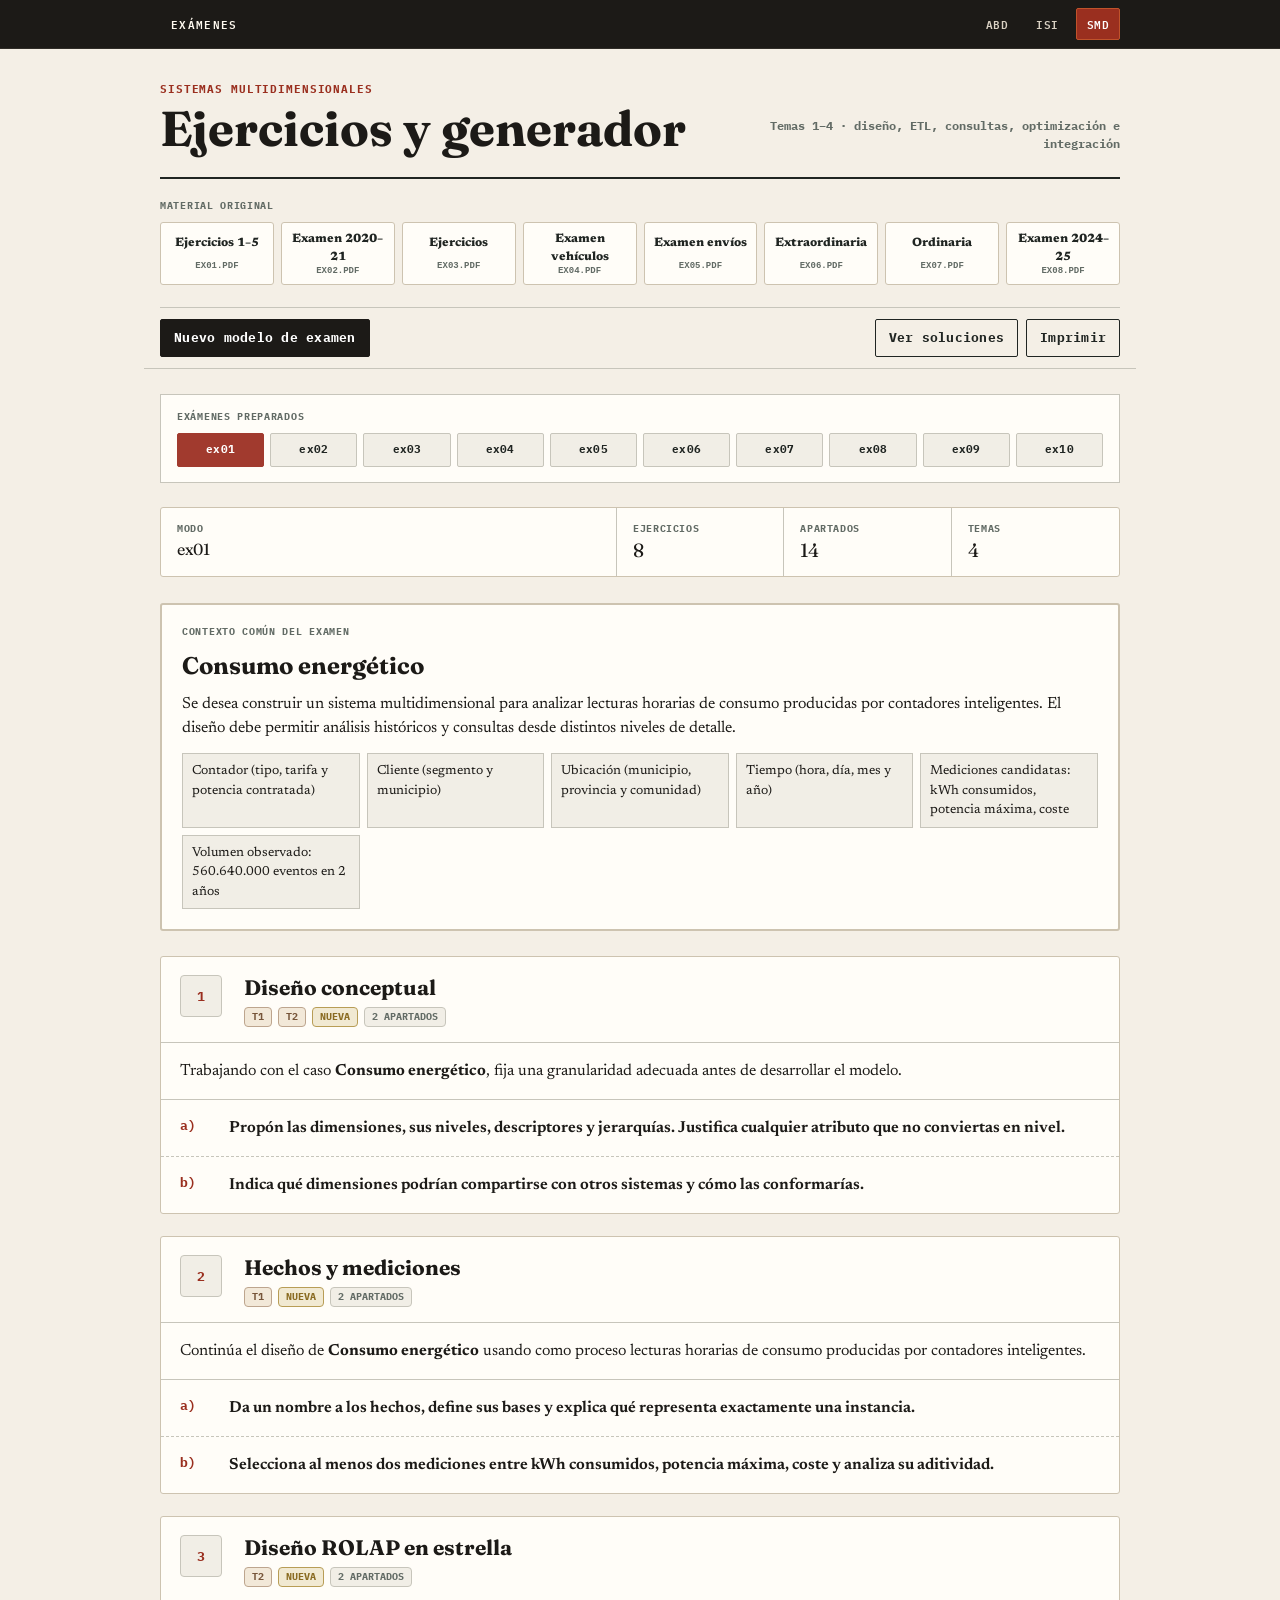
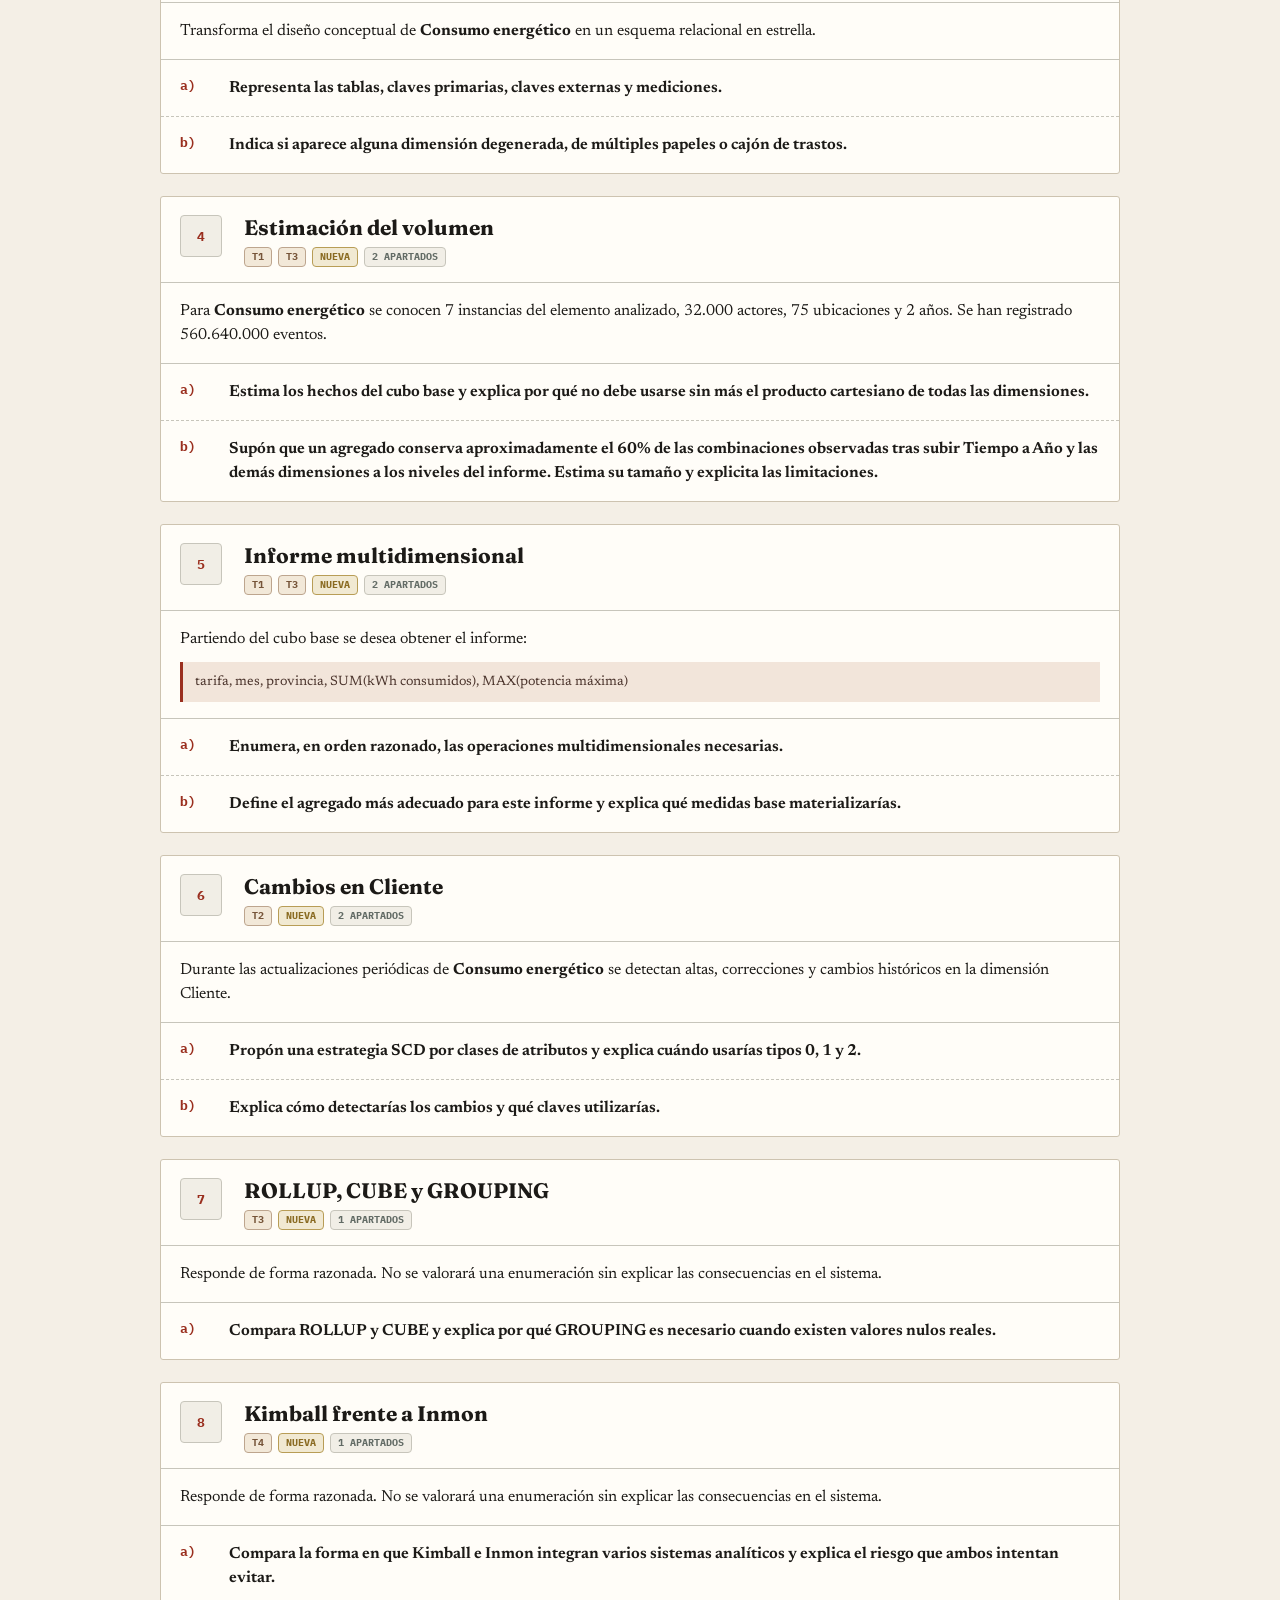
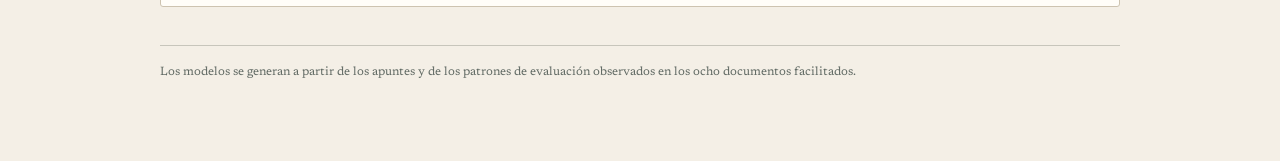
<file: smd.html>
<!DOCTYPE html>
<html lang="es">
<head>
<meta charset="UTF-8">
<meta name="viewport" content="width=device-width, initial-scale=1.0">
<title>Generador de exámenes · Sistemas Multidimensionales</title>
<link rel="icon" href="assets/favicon.svg" type="image/svg+xml">
<link rel="preconnect" href="https://fonts.googleapis.com">
<link rel="preconnect" href="https://fonts.gstatic.com" crossorigin>
<link href="https://fonts.googleapis.com/css2?family=Fraunces:ital,opsz,wght@0,9..144,400;0,9..144,600;0,9..144,900;1,9..144,500&family=Newsreader:ital,opsz@0,6..72;1,6..72&family=IBM+Plex+Mono:wght@400;500;600&display=swap" rel="stylesheet">
<style>
  :root {
    --paper: #f1eee6;
    --surface: #fffdf8;
    --surface-2: #e7e3d9;
    --ink: #202522;
    --muted: #626b65;
    --line: #c7c5bb;
    --accent: #a13a2e;
    --teal: #1e6570;
    --teal-bg: #dfecef;
    --green: #2c6845;
    --green-bg: #e2eee5;
    --gold: #8a6b22;
    --gold-bg: #f1e9d2;
    --shadow: 0 2px 12px rgba(32, 37, 34, .08);
  }

  * { box-sizing: border-box; }
  html { scroll-behavior: smooth; }
  body {
    margin: 0;
    overflow-x: hidden;
    color: var(--ink);
    background: var(--paper);
    font-family: Inter, ui-sans-serif, system-ui, -apple-system, BlinkMacSystemFont, "Segoe UI", sans-serif;
    line-height: 1.5;
  }
  button { font: inherit; }
  .shell { width: min(1080px, calc(100% - 32px)); margin: 0 auto; padding-bottom: 80px; }

  header {
    display: grid;
    grid-template-columns: minmax(0, 1fr) auto;
    gap: 28px;
    align-items: end;
    padding: 34px 0 23px;
    border-bottom: 2px solid var(--ink);
  }
  .eyebrow {
    margin: 0 0 7px;
    color: var(--accent);
    font: 750 11px/1.25 ui-monospace, SFMono-Regular, Consolas, monospace;
    letter-spacing: .08em;
    text-transform: uppercase;
  }
  h1 {
    margin: 0;
    font-family: Georgia, serif;
    font-size: clamp(31px, 5vw, 49px);
    line-height: 1.02;
    letter-spacing: 0;
  }
  .header-meta {
    max-width: 390px;
    color: var(--muted);
    text-align: right;
    font: 650 12px/1.55 ui-monospace, SFMono-Regular, Consolas, monospace;
  }

  .sources {
    padding: 20px 0 22px;
    border-bottom: 1px solid var(--line);
  }
  .section-label {
    display: block;
    margin-bottom: 10px;
    color: var(--muted);
    font: 750 10px/1.3 ui-monospace, SFMono-Regular, Consolas, monospace;
    letter-spacing: .07em;
    text-transform: uppercase;
  }
  .source-grid {
    display: grid;
    grid-template-columns: repeat(8, minmax(0, 1fr));
    gap: 7px;
  }
  .source-link {
    display: grid;
    min-height: 51px;
    place-items: center;
    padding: 7px 5px;
    border: 1px solid var(--line);
    border-radius: 5px;
    color: var(--ink);
    background: var(--surface);
    font-size: 12px;
    font-weight: 750;
    text-align: center;
    text-decoration: none;
  }
  .source-link:hover { border-color: var(--accent); color: var(--accent); }
  .source-link small {
    display: block;
    color: var(--muted);
    font: 650 9px/1.2 ui-monospace, SFMono-Regular, Consolas, monospace;
    text-transform: uppercase;
  }

  .toolbar {
    position: sticky;
    top: 0;
    z-index: 20;
    display: flex;
    gap: 8px;
    align-items: center;
    flex-wrap: wrap;
    margin: 0 -16px 25px;
    padding: 11px 16px;
    border-bottom: 1px solid var(--line);
    background: rgba(241, 238, 230, .96);
    backdrop-filter: blur(9px);
  }
  .spacer { flex: 1; }
  .button {
    min-height: 38px;
    padding: 8px 13px;
    border: 1px solid var(--ink);
    border-radius: 5px;
    color: white;
    background: var(--ink);
    cursor: pointer;
    font-size: 12.5px;
    font-weight: 750;
  }
  .button:hover { border-color: var(--accent); background: var(--accent); }
  .button.secondary { color: var(--ink); background: transparent; }
  .button.secondary:hover { color: white; background: var(--ink); }
  .button.active { border-color: var(--teal); color: white; background: var(--teal); }
  .preset-panel {
    margin: 0 0 24px;
    padding: 15px 16px;
    border: 1px solid var(--line);
    background: var(--surface);
  }
  .preset-list { display: grid; grid-template-columns: repeat(10, minmax(0, 1fr)); gap: 6px; }
  .preset-button {
    min-height: 34px;
    padding: 6px 4px;
    border: 1px solid var(--line);
    border-radius: 2px;
    color: var(--ink);
    background: var(--paper);
    cursor: pointer;
    font-size: 11px;
    font-weight: 750;
  }
  .preset-button:hover { border-color: var(--accent); color: var(--accent); }
  .preset-button.active { border-color: var(--accent); color: white; background: var(--accent); }

  .dashboard {
    display: grid;
    grid-template-columns: 1.5fr repeat(3, minmax(130px, .55fr));
    margin-bottom: 26px;
    border: 1px solid var(--line);
    background: var(--surface);
    box-shadow: var(--shadow);
  }
  .dashboard > div { min-width: 0; padding: 14px 16px; border-right: 1px solid var(--line); }
  .dashboard > div:last-child { border-right: 0; }
  .dash-label {
    display: block;
    margin-bottom: 4px;
    color: var(--muted);
    font: 750 10px/1.3 ui-monospace, SFMono-Regular, Consolas, monospace;
    letter-spacing: .06em;
    text-transform: uppercase;
  }
  .dash-value {
    display: block;
    font-family: Georgia, serif;
    font-size: 19px;
    line-height: 1.25;
    overflow-wrap: anywhere;
  }
  .dashboard > div:first-child .dash-value { font-size: 16px; }

  .context {
    display: none;
    margin: 0 0 25px;
    padding: 20px;
    border: 2px solid var(--ink);
    background: var(--surface);
  }
  .context.visible { display: block; }
  .context h2 { margin: 0 0 8px; font-family: Georgia, serif; font-size: 24px; }
  .context p { margin: 0; }
  .context p + p { margin-top: 9px; }
  .context-data {
    display: grid;
    grid-template-columns: repeat(auto-fit, minmax(170px, 1fr));
    gap: 7px;
    margin-top: 13px;
  }
  .context-data span { padding: 7px 9px; border: 1px solid var(--line); background: var(--paper); font-size: 13px; }

  .question {
    margin-bottom: 22px;
    border: 1px solid var(--line);
    border-radius: 7px;
    background: var(--surface);
    box-shadow: var(--shadow);
    overflow: hidden;
  }
  .question-head {
    display: grid;
    grid-template-columns: 50px minmax(0, 1fr) auto;
    gap: 14px;
    align-items: start;
    padding: 18px 19px 15px;
    border-bottom: 1px solid var(--line);
  }
  .question-number {
    display: grid;
    width: 42px;
    height: 42px;
    place-items: center;
    border: 1px solid var(--line);
    border-radius: 4px;
    color: var(--accent);
    background: var(--paper);
    font: 750 13px/1 ui-monospace, SFMono-Regular, Consolas, monospace;
  }
  .question h2 { margin: 0 0 7px; font-family: Georgia, serif; font-size: 21px; line-height: 1.2; }
  .tags { display: flex; gap: 6px; flex-wrap: wrap; }
  .tag {
    padding: 2px 7px;
    border: 1px solid var(--line);
    border-radius: 4px;
    color: var(--muted);
    background: var(--paper);
    font: 700 9.5px/1.45 ui-monospace, SFMono-Regular, Consolas, monospace;
    text-transform: uppercase;
  }
  .tag.topic { border-color: #87abb2; color: var(--teal); background: var(--teal-bg); }
  .tag.new { border-color: #b89d56; color: var(--gold); background: var(--gold-bg); }
  .source-button {
    padding: 6px 9px;
    border: 1px solid var(--line);
    border-radius: 4px;
    color: var(--ink);
    background: transparent;
    font-size: 11px;
    font-weight: 750;
    text-decoration: none;
    white-space: nowrap;
  }
  .source-button:hover { border-color: var(--accent); color: var(--accent); }
  .statement { padding: 16px 19px; border-bottom: 1px solid var(--line); }
  .statement p { margin: 0; }
  .statement p + p { margin-top: 9px; }
  .scenario {
    display: block;
    margin-top: 11px;
    padding: 10px 12px;
    border-left: 3px solid var(--teal);
    color: #253e42;
    background: var(--teal-bg);
    font-size: 13.5px;
  }
  .parts { counter-reset: part; }
  .part {
    counter-increment: part;
    display: grid;
    grid-template-columns: 38px minmax(0, 1fr);
    gap: 11px;
    padding: 16px 19px;
    border-bottom: 1px dashed var(--line);
  }
  .part:last-child { border-bottom: 0; }
  .part::before {
    content: counter(part, lower-alpha) ")";
    color: var(--accent);
    font: 750 13px/1.5 ui-monospace, SFMono-Regular, Consolas, monospace;
  }
  .part-prompt { margin: 0; font-weight: 650; overflow-wrap: anywhere; }
  .solution {
    display: none;
    margin-top: 11px;
    padding: 11px 12px;
    border-left: 3px solid var(--green);
    color: #27372d;
    background: var(--green-bg);
    font-size: 13.5px;
  }
  .solution.visible { display: block; }
  .solution strong { color: var(--green); }
  .solution ul { margin: 7px 0 0 18px; padding: 0; }
  .solution li + li { margin-top: 3px; }
  code { padding: 1px 4px; border-radius: 3px; background: rgba(32,37,34,.08); font-family: ui-monospace, SFMono-Regular, Consolas, monospace; font-size: .92em; }

  .empty { padding: 55px 20px; color: var(--muted); text-align: center; }
  footer { margin-top: 38px; padding-top: 17px; border-top: 1px solid var(--line); color: var(--muted); font-size: 12px; }

  @media (max-width: 850px) {
    .source-grid { grid-template-columns: repeat(4, minmax(0, 1fr)); }
  }
  @media (max-width: 720px) {
    .shell { width: min(100% - 22px, 1080px); }
    header { grid-template-columns: 1fr; gap: 9px; padding-top: 25px; }
    .header-meta { max-width: none; text-align: left; }
    .toolbar {
      display: grid;
      grid-template-columns: 1fr 1fr;
      gap: 8px;
      margin-left: -11px;
      margin-right: -11px;
      padding: 10px 11px;
    }
    .toolbar .button { width: 100%; padding-left: 7px; padding-right: 7px; font-size: 11.5px; }
    .spacer { display: none; }
    .preset-list { grid-template-columns: repeat(5, minmax(0, 1fr)); }
    .dashboard { grid-template-columns: 1fr 1fr; }
    .dashboard > div { border-bottom: 1px solid var(--line); }
    .dashboard > div:nth-child(2) { border-right: 0; }
    .dashboard > div:nth-last-child(-n+2) { border-bottom: 0; }
    .question-head { grid-template-columns: 41px minmax(0, 1fr); padding: 15px 13px 13px; }
    .question-number { width: 36px; height: 36px; }
    .question h2 { font-size: 19px; }
    .source-button { grid-column: 2; justify-self: start; }
    .statement { padding: 14px 13px; }
    .part { grid-template-columns: 27px minmax(0, 1fr); gap: 7px; padding: 15px 13px; }
  }
  @media (max-width: 480px) {
    .source-grid { grid-template-columns: repeat(2, minmax(0, 1fr)); }
  }
  @media print {
    body, .question, .dashboard, .context { background: white; box-shadow: none; }
    .shell { width: 100%; padding: 0; }
    header { padding-top: 0; }
    .sources, .toolbar, .source-button, footer { display: none !important; }
    .question { margin-bottom: 14px; }
    .question-head, .statement, .part { break-inside: avoid; }
    .solution { display: none !important; }
  }
</style>
<link rel="stylesheet" href="assets/site.css">
</head>
<body class="subject-page">
<div class="site-nav-wrap">
  <nav class="site-nav" aria-label="Asignaturas">
    <a href="index.html">Exámenes</a>
    <a href="abd.html">ABD</a>
    <a href="isi.html">ISI</a>
    <a href="smd.html" aria-current="page">SMD</a>
  </nav>
</div>
<main class="shell">
  <header>
    <div>
      <p class="eyebrow">Sistemas Multidimensionales</p>
      <h1>Ejercicios y generador</h1>
    </div>
    <div class="header-meta">Temas 1–4 · diseño, ETL, consultas, optimización e integración</div>
  </header>

  <nav class="sources" aria-label="Ejercicios y exámenes originales">
    <span class="section-label">Material original</span>
    <div class="source-grid">
      <a class="source-link" href="SMD/Ejercicios/ex01.pdf" target="_blank" rel="noopener">Ejercicios 1–5<small>ex01.pdf</small></a>
      <a class="source-link" href="SMD/Ejercicios/ex02.pdf" target="_blank" rel="noopener">Examen 2020–21<small>ex02.pdf</small></a>
      <a class="source-link" href="SMD/Ejercicios/ex03.pdf" target="_blank" rel="noopener">Ejercicios<small>ex03.pdf</small></a>
      <a class="source-link" href="SMD/Ejercicios/ex04.pdf" target="_blank" rel="noopener">Examen vehículos<small>ex04.pdf</small></a>
      <a class="source-link" href="SMD/Ejercicios/ex05.pdf" target="_blank" rel="noopener">Examen envíos<small>ex05.pdf</small></a>
      <a class="source-link" href="SMD/Ejercicios/ex06.pdf" target="_blank" rel="noopener">Extraordinaria<small>ex06.pdf</small></a>
      <a class="source-link" href="SMD/Ejercicios/ex07.pdf" target="_blank" rel="noopener">Ordinaria<small>ex07.pdf</small></a>
      <a class="source-link" href="SMD/Ejercicios/ex08.pdf" target="_blank" rel="noopener">Examen 2024–25<small>ex08.pdf</small></a>
    </div>
  </nav>

  <div class="toolbar">
    <button class="button" id="newExam" type="button">Nuevo modelo de examen</button>
    <span class="spacer"></span>
    <button class="button secondary" id="toggleSolutions" type="button">Ver soluciones</button>
    <button class="button secondary" id="printView" type="button">Imprimir</button>
  </div>

  <section class="preset-panel" aria-label="Exámenes preparados">
    <span class="section-label">Exámenes preparados</span>
    <div class="preset-list" id="presetList"></div>
  </section>

  <section class="dashboard" aria-label="Resumen de la selección">
    <div>
      <span class="dash-label">Modo</span>
      <span class="dash-value" id="modeLabel">Modelo de examen</span>
    </div>
    <div>
      <span class="dash-label">Ejercicios</span>
      <span class="dash-value" id="questionCount">0</span>
    </div>
    <div>
      <span class="dash-label">Apartados</span>
      <span class="dash-value" id="partCount">0</span>
    </div>
    <div>
      <span class="dash-label">Temas</span>
      <span class="dash-value" id="topicCount">0</span>
    </div>
  </section>

  <section class="context" id="examContext"></section>
  <section id="exam" aria-live="polite"></section>

  <footer>
    Los modelos se generan a partir de los apuntes y de los patrones de evaluación observados en los ocho documentos facilitados.
  </footer>
</main>

<script>
const SOURCE_FILES = {
  ex01: "SMD/Ejercicios/ex01.pdf",
  ex02: "SMD/Ejercicios/ex02.pdf",
  ex03: "SMD/Ejercicios/ex03.pdf",
  ex04: "SMD/Ejercicios/ex04.pdf",
  ex05: "SMD/Ejercicios/ex05.pdf",
  ex06: "SMD/Ejercicios/ex06.pdf",
  ex07: "SMD/Ejercicios/ex07.pdf",
  ex08: "SMD/Ejercicios/ex08.pdf"
};

const SOURCE_NAMES = {
  ex01: "Ejercicios 1–5",
  ex02: "Examen 2020–21",
  ex03: "Ejercicios",
  ex04: "Examen de vehículos",
  ex05: "Examen de envíos",
  ex06: "Extraordinaria 2022–23",
  ex07: "Ordinaria 2022–23",
  ex08: "Examen 2024–25"
};

let serial = 0;
let currentQuestions = [];
let currentContext = null;
let solutionsVisible = false;
let freeExamNumber = 0;
let currentExamLabel = "ex01";
let activePreset = 1;
let randomSource = Math.random;

function part(prompt, solution) {
  return { prompt, solution };
}

function original(id, source, topic, title, statement, parts) {
  return { id, source, topic, title, statement, parts, kind: "Original" };
}

const ORIGINAL_QUESTIONS = [
  original("O01", "ex01", "T1 · T2", "Carreras populares", "Se desea construir un sistema OLAP que integre los resultados de las carreras populares celebradas en las provincias andaluzas durante diez años. Para cada participación se dispone de la carrera, categoría del atleta, tiempo y velocidad media.", [
    part("Diseña a nivel conceptual la dimensión Atleta y estima su número de registros.", "La información intercambiada solo permite representar la categoría del atleta; debe modelarse su jerarquía y justificar si existe identificación individual. La estimación debe partir de las categorías disponibles y de su evolución durante diez años."),
    part("Indica cuáles serían las bases de los hechos y estima el número de registros.", "Una base razonable es Carrera × Atleta/Categoría según la granularidad elegida. Con unas 8 provincias, 15 carreras anuales, 500 participantes y 10 años, el máximo aproximado sería 600.000 participaciones, ajustado por ocupación real."),
    part("Define las mediciones y su aditividad.", "Tiempo y velocidad media no deben sumarse al agregar participaciones; son no aditivas y requieren medias u otras funciones. Un contador derivado de participaciones sí sería aditivo."),
    part("Indica los métodos de extracción más adecuados para actualizar hechos y dimensiones.", "Al recibirse hojas de cálculo por correo son apropiadas cargas periódicas diferidas, con validación, normalización de categorías, control de duplicados y registro de la fecha de recepción.")
  ]),
  original("O02", "ex01", "T1 · T2", "Matriculaciones universitarias", "La UGR publica datos por titulación, centro, curso, asignatura, departamento, créditos y alumnado matriculado, repetidor y no repetidor. Algunos atributos de una asignatura pueden variar a lo largo del tiempo.", [
    part("Diseña conceptualmente las dimensiones y los hechos, comentando las alternativas posibles.", "Debe fijarse primero la granularidad. Una solución habitual usa hechos por curso académico, titulación y asignatura, dimensiones Tiempo, Titulación/Centro, Asignatura/Departamento y mediciones de matrículas, repetidores, no repetidores y créditos."),
    part("Razona el comportamiento del diseño ante cambios de departamento, curso o créditos.", "Los cambios afectan al análisis histórico. Una SCD tipo 2 permite conservar cada versión; la clave natural identifica la asignatura y una llave generada identifica cada versión vigente."),
    part("Estima el número de registros de hechos y dimensiones para diez años.", "La respuesta debe declarar cardinalidades y densidad. No es correcto multiplicar ciegamente todos los niveles si no todas las combinaciones existen; se estiman las ofertas reales de asignaturas por titulación y curso.")
  ]),
  original("O03", "ex01", "T1 · T2", "Encuestas de opinión del alumnado", "Se diseña un sistema OLAP para analizar cuestionarios docentes por profesor, alumno, asignatura, cuatrimestre y tipo de medición.", [
    part("Realiza el diseño lógico de la dimensión Profesor y estima sus registros en diez años.", "Conviene usar una llave generada y conservar cambios relevantes mediante tipo 2. Partiendo de 2.000 profesores y 100 incorporaciones por curso, habría al menos 3.000 personas distintas; las 30 bajas anuales no se eliminan del histórico. A ello se añaden las versiones producidas por cambios."),
    part("Realiza el diseño conceptual de la dimensión Alumno y estima sus registros en diez años.", "La dimensión debe separar identificadores, descriptores y posibles jerarquías. Con 60.000 alumnos iniciales y 10.000 incorporaciones por curso, la cifra mínima sería 160.000 personas distintas; quienes abandonan deben conservarse para analizar encuestas antiguas."),
    part("Define las mediciones, su aditividad, las bases y una estimación de los hechos.", "Las respuestas individuales o puntuaciones no son sumables como significado; se agregan mediante recuento, media o distribución. Las bases dependen de si el hecho representa respuesta, cuestionario o resumen.")
  ]),
  original("O04", "ex01", "T1 · T3", "Ventas por catálogo", "Esquema con las dimensiones Cliente, Producto y Tiempo y una tabla de hechos Venta que contiene número de pedido, cantidad, precio e importe.", [
    part("Explica las operaciones necesarias para obtener un resumen mensual por departamento.", "Desde el cubo base: roll-up de Producto hasta Departamento, roll-up de Tiempo hasta Mes, slice para el mes solicitado y agregación de Cantidad e Importe mediante SUM."),
    part("Explica el papel del Número de Pedido.", "Es una dimensión degenerada: identifica y agrupa líneas de una misma operación, pero no necesita tabla propia al carecer de atributos descriptivos."),
    part("Valora definir Importe como medición calculada mediante Precio × Cantidad.", "Es adecuado si la relación se mantiene y no hay redondeos, impuestos o descuentos no representados. Ahorra almacenamiento, aunque incrementa cálculo y exige preservar los datos base."),
    part("Define el agregado más adecuado y estima sus registros.", "Debe materializar Mes × Departamento con las medidas requeridas, omitiendo Cliente si el informe no lo necesita. La estimación usa meses × departamentos con combinaciones efectivamente existentes.")
  ]),
  original("O05", "ex01", "T2", "Jugadores y cubo de goles", "Un sistema analiza goles por jugador, momento y tipo de gol. La dimensión Jugador contiene DNI, nombre, apellidos, alias, dorsal y equipo.", [
    part("Justifica una solución para los cambios lentamente cambiantes de Jugador.", "DNI y nombre suelen permanecer; dorsal y equipo cambian y necesitan historia. Una SCD tipo 2 con llave generada, vigencia y clave natural permite asignar cada gol a la versión correcta."),
    part("Estima los registros de hechos para cinco temporadas.", "La granularidad natural es un gol. Debe estimarse el promedio de goles por partido y multiplicarlo por 380 partidos y 5 temporadas; no procede multiplicar todos los jugadores, minutos y tipos porque el cubo es disperso."),
    part("Define las bases y la aditividad.", "Las bases son Jugador, Momento y Tipo de gol, añadiendo Partido/Temporada si se necesita identificar el evento. Número de goles es aditivo por todas las dimensiones.")
  ]),
  original("O06", "ex02", "T1 · T2", "Cuestiones fundamentales", "Responde razonadamente a las cuestiones del examen de julio de 2021.", [
    part("Explica en qué consiste una jerarquía no estricta y qué ventajas o problemas presenta.", "Un miembro inferior puede relacionarse con varios miembros superiores. Aumenta flexibilidad, pero un roll-up ingenuo puede contar varias veces el mismo hecho y romper la sumarización."),
    part("Explica las ventajas del copo de nieve y las razones para seleccionar estrella.", "Copo de nieve reduce redundancia y facilita ciertas actualizaciones; estrella requiere menos joins, es más sencilla y suele ofrecer menor latencia. Las dimensiones ocupan mucho menos que los hechos, por lo que el ahorro suele compensar menos."),
    part("Explica por qué se usan llaves generadas.", "Independizan el OLAP de las claves fuente, reducen el tamaño de las claves en hechos, integran fuentes distintas y permiten distinguir versiones SCD de una misma entidad.")
  ]),
  original("O07", "ex02", "T1 · T2", "Docencia e investigación en la UGR", "Se pide diseñar un sistema que analice docencia e investigación mediante departamentos, profesores, asignaturas, grupos, cuatrimestres, cursos, proyectos, entidades financiadoras, créditos, horas y publicaciones.", [
    part("Diseña el sistema multidimensional a nivel conceptual.", "Es razonable separar procesos con granularidades distintas: docencia impartida e investigación. Pueden compartir Tiempo, Profesor y Departamento como dimensiones conformadas. Cada hecho debe tener bases y medidas coherentes con su proceso."),
    part("Justifica si conviene un único hecho o varios.", "Créditos impartidos y horas docentes ocurren por asignatura/grupo/curso, mientras publicaciones y dedicación a proyectos tienen otras bases. Forzarlas en un único hecho produce nulos, duplicación y granularidad ambigua.")
  ]),
  original("O08", "ex02", "T1", "Análisis de llamadas", "Un cubo de telefonía contiene Cliente que llama, Cliente llamado, Cuándo y Tarifa, con duración e importe como medidas.", [
    part("Obtén el importe total por tarifa durante 2020.", "Slice de Año=2020, roll-up de Tarifa al nivel requerido y SUM de Importe."),
    part("Obtén la duración de llamadas realizadas desde Granada durante el primer trimestre de 2020.", "Slice/Dice sobre municipio emisor Granada, año 2020 y trimestre 1; SUM de Duración."),
    part("Obtén el número de llamadas internacionales desde Andalucía durante el primer semestre de 2021.", "Filtrar origen Andalucía, tiempo solicitado y comparar país de origen/destino. Debe existir una medición contador o derivarse mediante COUNT; no se suma Duración."),
    part("Obtén la duración de llamadas entre clientes de la misma empresa durante junio de 2021.", "Filtrar mes/año y la empresa de los extremos según el significado de «entre clientes»; sumar Duración.")
  ]),
  original("O09", "ex03", "T1", "Aditividad de mediciones", "Clasifica la aditividad de distintas mediciones y justifica cada respuesta.", [
    part("Cantidad total de una moneda disponible en una sucursal en un día.", "Es aditiva por moneda y sucursal, pero semiaditiva respecto al tiempo: sumar saldos de varios días no representa un saldo válido."),
    part("Cantidad de facturas en las que aparece un producto, por tienda y día.", "Es aditiva si cada hecho cuenta apariciones de facturas sin solapamiento entre celdas; puede sumarse por producto, tienda y día."),
    part("Posición de un atleta al cruzar la meta de una carrera.", "Es no aditiva: sumar posiciones entre atletas, carreras o fechas carece de significado.")
  ]),
  original("O10", "ex03", "T2", "Dimensión Ordenador portátil", "Se dispone de tipo de tarjeta gráfica, memoria, procesador, dimensiones, peso y número de serie.", [
    part("Desarrolla el diseño conceptual de la dimensión.", "Número de serie puede identificar el portátil. Los demás campos son descriptores; solo deben formar niveles si existe una relación parte-todo exclusiva y útil para el análisis."),
    part("Indica la solución SCD apropiada para cada campo en caso de cambio.", "Hay que decidir qué historia interesa. Un error descriptivo puede corregirse con tipo 1; cambios de configuración relevantes para hechos históricos suelen requerir tipo 2; características inmutables pueden tratarse como tipo 0.")
  ]),
  original("O11", "ex03", "T1 · T3", "Informe de ventas y agregado", "Sobre un esquema de ventas se solicita Producto.Departamento='Ficción': Producto.Descripción, AVG(Precio), SUM(Importe).", [
    part("Explica las operaciones multidimensionales necesarias.", "Slice por Departamento=Ficción, mantener o drill-down hasta Descripción y agregar Precio con AVG e Importe con SUM. Las dimensiones no mostradas se llevan a Todo."),
    part("Define el agregado más adecuado.", "Un agregado por Producto/Descripción, con SUM de Importe y los componentes necesarios para obtener AVG de Precio, como suma y contador. Guardar solo la media dificulta combinar agregados."),
    part("Estima sus registros con 40.000 clientes, 6.000 productos y cinco años.", "Si Cliente y Tiempo quedan en Todo, el máximo está ligado a los productos de Ficción, no al producto cartesiano completo. Debe estimarse qué fracción de los 6.000 productos pertenece al departamento.")
  ]),
  original("O12", "ex04", "T1 · T2", "Matriculaciones de vehículos", "La DGT publica una fila por vehículo matriculado. El sistema debe usar Dónde a nivel provincia, Cuándo a nivel mes y una dimensión Qué con los atributos permitidos.", [
    part("Realiza el diseño conceptual de la dimensión Qué respetando las exclusiones del enunciado.", "Debe incluir marca, tipo de vehículo, propulsión, categoría eléctrica, plazas, potencia y CO₂, sin bastidor, modelo, titulares, municipio ni fecha. Las jerarquías solo se crean cuando las relaciones sean válidas."),
    part("Realiza el diseño conceptual de los hechos.", "La granularidad es una matriculación o un resumen por Mes × Provincia × Qué. Las bases son Cuándo, Dónde y Qué; una medida contador de matriculaciones es aditiva."),
    part("Estima el número de instancias.", "Con 130.000 matriculaciones mensuales y 90 meses entre diciembre de 2014 y mayo de 2022, a granularidad individual hay aproximadamente 11,7 millones."),
    part("Explica cómo actualizarías la dimensión Qué.", "La fuente mensual permite captura diferida. Se detectan nuevas combinaciones y cambios; se decide tipo 0, 1 o 2 por atributo, usando llaves generadas cuando se conserva historia.")
  ]),
  original("O13", "ex05", "T2", "Índice bitmap de join", "Sobre un sistema de envíos se pide construir un índice de join mediante mapa de bits para la dimensión Ship to.", [
    part("Define tres instancias completas de Ship to y diez hechos que las referencien.", "Las instancias deben respetar la jerarquía ciudad–estado y los descriptores. Los diez hechos deben contener claves foráneas consistentes, pudiendo repetir destinos."),
    part("Construye el índice bitmap de join.", "Se crea una tira de diez bits por cada valor filtrable de Ship to. En cada posición se marca 1 si el hecho referencia una instancia con ese valor y 0 en otro caso."),
    part("Muestra cómo combinar condiciones.", "Los filtros se combinan mediante AND, OR o NOT sobre las tiras. Por ejemplo, Ciudad=A AND Cliente=B se obtiene con AND entre ambos mapas.")
  ]),
  original("O14", "ex05", "T1 · T2", "Mejora de un diseño de envíos", "Se proporciona un esquema multidimensional de envíos con Product, Time, Ship to y las medidas quantity shipped, price y discount.", [
    part("Mejora exclusivamente el diseño conceptual de los hechos.", "Hay que revisar granularidad, bases y medidas. Precio y descuento pueden no ser aditivos; importe o cantidad pueden ser derivados. También debe comprobarse si falta un identificador degenerado del envío."),
    part("Realiza el diseño lógico resultante.", "La tabla de hechos debe usar llaves generadas hacia las dimensiones, almacenar medidas base necesarias y evitar atributos descriptivos propios de dimensiones.")
  ]),
  original("O15", "ex05", "T1", "Operaciones sobre informes de envíos", "Se parte siempre del informe month, type, city, SUM(qty shipped).", [
    part("Obtén brand, date, city, SUM(qty shipped), para year en 2021 y 2022.", "Drill-down Month→Date, cambiar Type por Brand en Producto según la jerarquía disponible y dice de Año en {2021, 2022}; City se mantiene."),
    part("Obtén season, SUM(qty shipped).", "Roll-up de Time desde Month hasta Season, y roll-up del resto de dimensiones hasta Todo; se suma Quantity shipped.")
  ]),
  original("O16", "ex05", "T2 · T3", "Tamaño del cubo y actualizaciones", "El sistema de envíos almacena cinco años, 200 productos y 3.000 destinos.", [
    part("Estima las instancias del cubo base y de un agregado a nivel año.", "Debe fijarse el nivel temporal y una densidad. El máximo cartesiano solo es una cota; la estimación real depende de envíos existentes. El agregado anual reduce la cardinalidad temporal a cinco."),
    part("Explica cómo obtener actualizaciones periódicas desde un SGBD de usuario final.", "Pueden usarse instantáneas con marca temporal, comparación de imágenes, campos de última modificación o logs si existen. En Access suele ser más realista la captura diferida."),
    part("Explica cómo tratarías los cambios según el campo modificado.", "Se elige tipo 0 para inmutables, tipo 1 para correcciones sin interés histórico y tipo 2 para cambios cuyo contexto histórico debe conservarse.")
  ]),
  original("O17", "ex06", "T2", "Bitmap sobre Producto", "Un sistema de ventas contiene una dimensión Producto y se desea acelerar filtros combinados.", [
    part("Representa seis instancias y define tres índices bitmap.", "Se seleccionan atributos de baja cardinalidad, por ejemplo Departamento, Sección y una categoría de precio. Cada valor tiene una tira de seis bits."),
    part("Muestra el uso conjunto mediante una consulta.", "La condición compuesta se evalúa con operaciones lógicas entre mapas, por ejemplo Departamento=Ficción AND Sección=Juvenil AND NOT Precio=Alto.")
  ]),
  original("O18", "ex06", "T1", "Operaciones desde el cubo más agregado", "Se pide obtener un informe semanal de ventas desde el cubo de granularidad más gruesa posible.", [
    part("Indica y explica las operaciones necesarias.", "Desde el cubo Todo se realizan drill-down hasta Semana en Tiempo y hasta los niveles mostrados en las demás dimensiones; se aplican slices del periodo y se agregan las medidas con sus funciones correctas.")
  ]),
  original("O19", "ex06", "T2", "SCD de Producto", "La dimensión Producto contiene código de barras, descripción, precio, sección y departamento.", [
    part("Realiza su diseño conceptual.", "Código de barras actúa como clave natural; Descripción y Precio son descriptores. Sección y Departamento pueden formar una jerarquía si cada sección pertenece a un único departamento."),
    part("Propón soluciones SCD considerando solo esos campos.", "Correcciones de descripción pueden ser tipo 1; cambios de precio, sección o departamento pueden requerir tipo 2 si se desea analizar ventas según el contexto histórico. Se usa llave generada y vigencia.")
  ]),
  original("O20", "ex06", "T1 · T2", "Ahorro de espacio en los hechos", "Se propone calcular Importe y eliminar Número de Pedido para reducir el tamaño de Venta.", [
    part("Valora definir Importe como Precio × Cantidad.", "Es viable como medida derivada si la fórmula es completa y estable. Deben considerarse descuentos, impuestos, redondeos y el coste de cálculo."),
    part("Valora eliminar Número de Pedido porque no aparece en expresiones de medidas.", "No es una razón suficiente. Como dimensión degenerada permite agrupar líneas, contar pedidos y analizar transacciones; eliminarla hace imposible esos análisis.")
  ]),
  original("O21", "ex06", "T3", "Agregado para un informe semanal", "Se dispone de 45.000 clientes, 1.500 productos y datos de cinco años.", [
    part("Define y justifica el agregado adecuado.", "Debe coincidir con los niveles y medidas del informe frecuente, evitando dimensiones que se encuentren siempre en Todo. Para medias hay que almacenar suma y contador, no solo el promedio."),
    part("Estima los hechos del cubo base y del agregado.", "La respuesta debe declarar granularidad y densidad. El agregado semanal tendrá como máximo semanas × combinaciones de niveles conservados, normalmente muy por debajo del cubo base.")
  ]),
  original("O22", "ex07", "T2", "Enfoque de diseño mixto", "Cuestión de desarrollo del examen ordinario.", [
    part("Explica en qué consiste el enfoque mixto y sus ventajas e inconvenientes.", "Combina requerimientos de usuarios y análisis de datos disponibles. Evita diseños inútiles o imposibles, aunque exige más coordinación, iteración y negociación.")
  ]),
  original("O23", "ex07", "T4", "Arquitecturas de Inmon y Kimball", "Compara las dos propuestas de integración de almacenes de datos.", [
    part("Explica sus similitudes y diferencias.", "Ambas buscan datos integrados y consistentes. Kimball integra data marts dimensionales mediante dimensiones conformadas; Inmon construye primero un almacén corporativo normalizado e histórico del que se derivan sistemas analíticos.")
  ]),
  original("O24", "ex07", "T3", "Agregados multidimensionales", "Cuestión de desarrollo del examen ordinario.", [
    part("Explica qué son, qué función cumplen y qué ventajas e inconvenientes presentan.", "Son cubos precalculados a granularidad más gruesa. Reducen tiempo de respuesta y deben ser transparentes mediante el navegador de agregados, pero ocupan espacio, requieren selección y deben mantenerse con el cubo base.")
  ]),
  original("O25", "ex07", "T1 · T2", "Dimensión Vehículo de un taller", "El taller repara turismos, motocicletas y furgonetas con propulsión fósil, híbrida o eléctrica, identificados mediante matrícula y bastidor.", [
    part("Diseña conceptualmente la dimensión Vehículo.", "Matrícula y bastidor son identificadores candidatos; conviene elegir una clave natural estable y usar llave generada en el lógico. Tipo de vehículo y propulsión son atributos descriptivos, no necesariamente niveles de una misma jerarquía."),
    part("Indica supuestos relevantes.", "Debe aclararse si matrícula puede cambiar, si un bastidor siempre identifica un vehículo y si se desea conservar el histórico de propietario, categoría o propulsión.")
  ]),
  original("O26", "ex07", "T3", "SQL3 frente a SQL2", "Cuestión sobre soporte para consultas multidimensionales.", [
    part("Explica qué aporta SQL3 respecto a SQL2.", "ROLLUP genera subtotales jerárquicos, CUBE todas las combinaciones y GROUPING distingue nulos reales de filas agregadas. En SQL2 se necesitaban varias consultas unidas con UNION.")
  ]),
  original("O27", "ex07", "T1", "Reparto de pastelería", "Dimensiones Pastel=250, Fecha=1.825 y Cliente=500 para analizar repartos durante cinco años.", [
    part("Expresa el significado de los hechos.", "Debe fijarse si cada hecho representa una línea de pedido, un reparto o un resumen diario por cliente y pastel. Esa decisión determina las bases y medidas."),
    part("Estima su número de instancias.", "El producto cartesiano es 228.125.000, pero suele ser una cota irreal. Debe estimarse pedidos diarios, líneas por pedido o una densidad justificada.")
  ]),
  original("O28", "ex08", "T1 · T2", "Actividades extracurriculares", "La UGR desea analizar participación en talleres, deportes, clubes y voluntariado por actividad, tiempo, organizador y lugar.", [
    part("Propón al menos cuatro dimensiones y realiza su diseño conceptual.", "Son adecuadas Actividad, Tiempo, Organizador y Lugar, pudiendo añadir Estudiante. Cada dimensión necesita niveles, identificadores, descriptores y jerarquías válidas."),
    part("Define hechos, bases y al menos dos medidas con su aditividad.", "Un hecho Participación puede tener bases Actividad, Tiempo, Lugar, Organizador y Estudiante. Recuento de participaciones y horas son aditivos; porcentaje de ocupación sería derivado y no aditivo."),
    part("Representa el diseño ROLAP en estrella.", "Una tabla de hechos central con llaves externas generadas hacia una tabla por dimensión y columnas para las medidas base."),
    part("Estima los hechos para cinco cursos.", "Debe estimarse número de actividades, sesiones, estudiantes y ocupación. No se acepta el producto cartesiano sin justificar la densidad.")
  ]),
  original("O29", "ex08", "T1", "Informes de participación", "Partiendo del cubo base de actividades extracurriculares, se plantean cuatro preguntas de negocio.", [
    part("Indica las operaciones para conocer qué tipos de actividad tienen mayor participación.", "Roll-up de Actividad a Tipo, resto de dimensiones a Todo y SUM del contador de participaciones; ordenar es una operación de presentación."),
    part("Indica las operaciones para estudiar la evolución temporal por actividad.", "Mantener Actividad al nivel elegido, roll-up o drill-down de Tiempo al periodo solicitado y agregar participaciones."),
    part("Indica las operaciones para comparar áreas organizadoras y lugares.", "Roll-up de Organizador a Área/Departamento y de Lugar a Campus/Facultad según cada informe, llevando las dimensiones no utilizadas a Todo.")
  ]),
  original("O30", "ex08", "T3", "Mantenimiento de agregados", "Pregunta breve del examen 2024–25.", [
    part("¿Es correcto afirmar que los agregados no necesitan mantenimiento al actualizar el cubo base? Justifica.", "No. Al cambiar el cubo base, los resultados materializados pueden quedar obsoletos. Deben refrescarse completa o incrementalmente y mantener coherencia con los datos detallados.")
  ]),
  original("O31", "ex08", "T3", "XMLA", "Pregunta breve del examen 2024–25.", [
    part("¿Qué propósito tiene XMLA en una arquitectura OLAP?", "Es un protocolo/formato basado en XML para intercambiar solicitudes y resultados entre clientes y servidores OLAP. MDX expresa la consulta; XMLA la transporta.")
  ]),
  original("O32", "ex08", "T3", "ROLLUP y CUBE", "Pregunta breve del examen 2024–25.", [
    part("¿Qué ventaja aportan GROUP BY ROLLUP y GROUP BY CUBE?", "Permiten obtener múltiples niveles de agregación en una sola sentencia: ROLLUP sigue una jerarquía ordenada y CUBE produce todas las combinaciones, evitando numerosas consultas con UNION.")
  ])
];

const SCENARIOS = [
  {
    name: "Bibliotecas públicas",
    process: "préstamos de ejemplares realizados por usuarios de una red de bibliotecas",
    dimensions: ["Ejemplar (ISBN, título, autor, género y editorial)", "Usuario (tipo, municipio y provincia)", "Biblioteca (sede, municipio y provincia)", "Tiempo (día, mes, trimestre y año)"],
    measures: ["número de préstamos", "días de préstamo", "importe de penalización"],
    entities: { items: 18000, actors: 42000, places: 24, years: 5, events: 310000 },
    report: "género, trimestre, provincia de la biblioteca, SUM(número de préstamos)"
  },
  {
    name: "Clínicas veterinarias",
    process: "servicios veterinarios prestados a animales en distintas clínicas",
    dimensions: ["Animal (especie, raza y tamaño)", "Cliente (municipio y provincia)", "Clínica (centro, ciudad y zona)", "Tiempo (día, mes, trimestre y año)", "Servicio (tipo y especialidad)"],
    measures: ["número de servicios", "duración", "importe facturado"],
    entities: { items: 85, actors: 16000, places: 12, years: 4, events: 145000 },
    report: "especialidad, mes, zona, AVG(duración), SUM(importe facturado)"
  },
  {
    name: "Plataforma educativa",
    process: "intentos de resolución de actividades realizados por estudiantes",
    dimensions: ["Actividad (tipo, unidad, asignatura y área)", "Estudiante (titulación y curso)", "Tiempo (día, semana, mes y curso académico)", "Dispositivo (tipo, sistema y navegador)"],
    measures: ["número de intentos", "tiempo empleado", "puntuación obtenida"],
    entities: { items: 2400, actors: 9000, places: 8, years: 3, events: 2100000 },
    report: "asignatura, semana, tipo de dispositivo, AVG(puntuación), SUM(número de intentos)"
  },
  {
    name: "Reparto de paquetería",
    process: "entregas de paquetes gestionadas por una empresa de mensajería",
    dimensions: ["Envío (tipo de servicio, prioridad y franja)", "Cliente (sector, municipio y provincia)", "Destino (ciudad, provincia y país)", "Tiempo (día, mes, trimestre y año)", "Repartidor (centro y zona)"],
    measures: ["número de paquetes", "peso", "importe", "minutos de retraso"],
    entities: { items: 16, actors: 28000, places: 110, years: 5, events: 4800000 },
    report: "tipo de servicio, mes, país, SUM(peso), AVG(minutos de retraso)"
  },
  {
    name: "Consumo energético",
    process: "lecturas horarias de consumo producidas por contadores inteligentes",
    dimensions: ["Contador (tipo, tarifa y potencia contratada)", "Cliente (segmento y municipio)", "Ubicación (municipio, provincia y comunidad)", "Tiempo (hora, día, mes y año)"],
    measures: ["kWh consumidos", "potencia máxima", "coste"],
    entities: { items: 7, actors: 32000, places: 75, years: 2, events: 560640000 },
    report: "tarifa, mes, provincia, SUM(kWh consumidos), MAX(potencia máxima)"
  },
  {
    name: "Museos y exposiciones",
    process: "visitas y entradas vendidas en una red de museos",
    dimensions: ["Exposición (temática, tipo y museo)", "Visitante (tipo y país de residencia)", "Canal (taquilla, web o agencia)", "Tiempo (día, mes, temporada y año)"],
    measures: ["número de entradas", "importe", "duración de la visita"],
    entities: { items: 140, actors: 12, places: 9, years: 6, events: 760000 },
    report: "temática, temporada, canal, SUM(número de entradas), AVG(duración de la visita)"
  }
];

const THEORY_TEMPLATES = [
  {
    topic: "T1",
    title: "Jerarquías y sumarización",
    prompt: "Explica qué condiciones debe cumplir una jerarquía para que un roll-up conserve el significado de los datos y analiza qué ocurriría con una relación no estricta.",
    solution: "La relación entre niveles debe ser parte-todo, exclusiva y cubrir correctamente las instancias. Si un miembro inferior pertenece a varios superiores, puede producirse doble conteo; hay que ponderar, cambiar la granularidad o modelar explícitamente la relación muchos-a-muchos."
  },
  {
    topic: "T1",
    title: "Aditividad aplicada",
    prompt: "Compara la aditividad de un saldo diario, un contador de eventos, una media y una posición en una clasificación.",
    solution: "El contador es aditivo; el saldo suele ser semiaditivo respecto al tiempo; la media es derivada y debe reconstruirse con suma y contador; la posición es no aditiva."
  },
  {
    topic: "T2",
    title: "Elección de SCD",
    prompt: "Explica cómo decidir entre SCD tipo 0, 1, 2 y 3 para los atributos de una dimensión y qué papel desempeña la llave generada.",
    solution: "Tipo 0 preserva el original, tipo 1 corrige sin historia, tipo 2 crea versiones completas y tipo 3 conserva un valor anterior limitado. La llave generada identifica cada versión mientras la clave natural reconoce la entidad."
  },
  {
    topic: "T2",
    title: "Captura periódica",
    prompt: "Una fuente solo permite consultar su estado actual cada noche. Explica cómo detectarías altas, cambios y bajas para actualizar el OLAP y qué limitaciones tendría el método.",
    solution: "Se toman instantáneas con marca temporal y se comparan por clave natural. Permite detectar diferencias entre imágenes, pero puede perder cambios intermedios y exige distinguir una baja real de un dato temporalmente ausente."
  },
  {
    topic: "T2",
    title: "Índices bitmap",
    prompt: "Justifica cuándo es apropiado un índice bitmap y cuándo un índice bitmap de join en un esquema estrella.",
    solution: "Bitmap funciona bien con baja cardinalidad y consultas analíticas de muchas filas. El bitmap de join representa en los hechos valores de dimensiones y evita joins repetidos; ambos son menos adecuados con actualizaciones concurrentes frecuentes."
  },
  {
    topic: "T3",
    title: "Selección de agregados",
    prompt: "Explica cómo elegir un agregado para un informe frecuente y por qué una media no debería almacenarse como único valor agregable.",
    solution: "Se materializan los niveles usados por el informe y las medidas mínimas necesarias. Para combinar medias se necesitan suma y contador; la media de medias puede ser incorrecta si los grupos tienen tamaños distintos."
  },
  {
    topic: "T3",
    title: "ROLLUP, CUBE y GROUPING",
    prompt: "Compara ROLLUP y CUBE y explica por qué GROUPING es necesario cuando existen valores nulos reales.",
    solution: "ROLLUP elimina atributos de derecha a izquierda y sigue una jerarquía; CUBE genera todas las combinaciones. GROUPING distingue un NULL de los datos de otro que representa un subtotal o total."
  },
  {
    topic: "T3",
    title: "MDX, XMLA y DAX",
    prompt: "Relaciona MDX, XMLA y DAX con el tipo de modelo o función que corresponde a cada uno.",
    solution: "MDX expresa consultas sobre cubos multidimensionales; XMLA transporta solicitudes y resultados entre cliente y servidor; DAX trabaja con modelos tabulares."
  },
  {
    topic: "T4",
    title: "Kimball frente a Inmon",
    prompt: "Compara la forma en que Kimball e Inmon integran varios sistemas analíticos y explica el riesgo que ambos intentan evitar.",
    solution: "Kimball coordina modelos dimensionales mediante dimensiones conformadas; Inmon usa un almacén corporativo normalizado e histórico. Ambos evitan data marts aislados, duplicidad de ETL e interpretaciones contradictorias."
  },
  {
    topic: "T4",
    title: "Impacto y trazabilidad",
    prompt: "Diferencia análisis de impacto y trazabilidad de datos mediante un cambio en una columna de un sistema OLTP.",
    solution: "El impacto avanza desde la columna hacia ETL, tablas, cubos e informes afectados. La trazabilidad parte de un dato final y retrocede hasta sus fuentes y transformaciones."
  },
  {
    topic: "T4",
    title: "Priorización de proyectos",
    prompt: "Explica cómo priorizar proyectos multidimensionales considerando impacto y factibilidad, y por qué empezar por el proyecto de mayor tamaño puede ser contraproducente.",
    solution: "Se buscan iniciativas con alto impacto y viabilidad suficiente para entregar valor pronto. Un proyecto enorme aumenta plazo, riesgo y dificultad de adopción; conviene dividirlo e integrar sus dimensiones con una arquitectura común."
  }
];

function shuffle(items) {
  const copy = [...items];
  for (let i = copy.length - 1; i > 0; i -= 1) {
    const j = Math.floor(randomSource() * (i + 1));
    [copy[i], copy[j]] = [copy[j], copy[i]];
  }
  return copy;
}

function randomInt(min, max) {
  return Math.floor(randomSource() * (max - min + 1)) + min;
}

function sample(items) {
  return items[Math.floor(randomSource() * items.length)];
}

function seededRandom(seed) {
  let state = seed >>> 0;
  return function next() {
    state += 0x6D2B79F5;
    let value = state;
    value = Math.imul(value ^ (value >>> 15), value | 1);
    value ^= value + Math.imul(value ^ (value >>> 7), value | 61);
    return ((value ^ (value >>> 14)) >>> 0) / 4294967296;
  };
}

function uniqueId(prefix) {
  serial += 1;
  return `${prefix}-${serial}`;
}

function generated(topic, title, statement, parts) {
  return { id: uniqueId("N"), topic, title, statement, parts, kind: "Nueva" };
}

function makeContext(scenario) {
  return {
    title: scenario.name,
    body: `Se desea construir un sistema multidimensional para analizar ${scenario.process}. El diseño debe permitir análisis históricos y consultas desde distintos niveles de detalle.`,
    data: [
      ...scenario.dimensions,
      `Mediciones candidatas: ${scenario.measures.join(", ")}`,
      `Volumen observado: ${scenario.entities.events.toLocaleString("es-ES")} eventos en ${scenario.entities.years} años`
    ]
  };
}

function designQuestion(scenario) {
  return generated("T1 · T2", "Diseño conceptual", `<p>Trabajando con el caso <strong>${scenario.name}</strong>, fija una granularidad adecuada antes de desarrollar el modelo.</p>`, [
    part("Propón las dimensiones, sus niveles, descriptores y jerarquías. Justifica cualquier atributo que no conviertas en nivel.", `Deben aparecer las dimensiones indicadas por el contexto: ${scenario.dimensions.join("; ")}. Solo son niveles los atributos que forman relaciones parte-todo útiles y exclusivas; los demás quedan como descriptores.`),
    part("Indica qué dimensiones podrían compartirse con otros sistemas y cómo las conformarías.", "Tiempo, geografía, cliente u otras dimensiones comunes deben compartir identificadores, significado, niveles y reglas de transformación. La conformidad permite cruzar procesos sin resultados contradictorios.")
  ]);
}

function factsQuestion(scenario) {
  return generated("T1", "Hechos y mediciones", `<p>Continúa el diseño de <strong>${scenario.name}</strong> usando como proceso ${scenario.process}.</p>`, [
    part("Da un nombre a los hechos, define sus bases y explica qué representa exactamente una instancia.", `La respuesta debe corresponder a la granularidad elegida. Las bases serán las dimensiones que identifican un evento o celda; una instancia no puede mezclar eventos con distinto nivel de detalle.`),
    part(`Selecciona al menos dos mediciones entre ${scenario.measures.join(", ")} y analiza su aditividad.`, "Los contadores e importes suelen ser aditivos; duraciones pueden sumarse si representan intervalos no solapados; medias, porcentajes, potencias máximas y posiciones requieren funciones específicas o medidas base derivadas.")
  ]);
}

function logicalQuestion(scenario) {
  return generated("T2", "Diseño ROLAP en estrella", `<p>Transforma el diseño conceptual de <strong>${scenario.name}</strong> en un esquema relacional en estrella.</p>`, [
    part("Representa las tablas, claves primarias, claves externas y mediciones.", "Debe existir una tabla por dimensión con llave generada y una tabla de hechos central con dichas llaves como foráneas, más las medidas base. Las claves naturales se conservan en las dimensiones para integración y detección de cambios."),
    part("Indica si aparece alguna dimensión degenerada, de múltiples papeles o cajón de trastos.", "La respuesta depende del caso y debe justificarse. Un identificador de operación sin descriptores puede ser degenerado; una misma dimensión conectada con roles distintos es de múltiples papeles; varios flags pequeños pueden agruparse en un cajón de trastos.")
  ]);
}

function estimateQuestion(scenario) {
  const density = randomInt(12, 68);
  return generated("T1 · T3", "Estimación del volumen", `<p>Para <strong>${scenario.name}</strong> se conocen ${scenario.entities.items.toLocaleString("es-ES")} instancias del elemento analizado, ${scenario.entities.actors.toLocaleString("es-ES")} actores, ${scenario.entities.places} ubicaciones y ${scenario.entities.years} años. Se han registrado ${scenario.entities.events.toLocaleString("es-ES")} eventos.</p>`, [
    part("Estima los hechos del cubo base y explica por qué no debe usarse sin más el producto cartesiano de todas las dimensiones.", `Si la granularidad es un evento, la mejor estimación inicial son ${scenario.entities.events.toLocaleString("es-ES")} hechos. El producto cartesiano solo sería una cota y presupone una densidad irreal; muchas combinaciones nunca ocurren.`),
    part(`Supón que un agregado conserva aproximadamente el ${density}% de las combinaciones observadas tras subir Tiempo a Año y las demás dimensiones a los niveles del informe. Estima su tamaño y explicita las limitaciones.`, `Una aproximación simple sería ${Math.round(scenario.entities.events * density / 100).toLocaleString("es-ES")} filas antes de considerar la reducción adicional por agrupación. La cifra real depende de cuántos eventos colapsen en la misma combinación de niveles.`)
  ]);
}

function operationsQuestion(scenario) {
  return generated("T1 · T3", "Informe multidimensional", `<p>Partiendo del cubo base se desea obtener el informe:</p><span class="scenario">${scenario.report}</span>`, [
    part("Enumera, en orden razonado, las operaciones multidimensionales necesarias.", "Debe aplicarse roll-up o drill-down hasta cada nivel mostrado, slice/dice para los filtros y roll-up a Todo para dimensiones ausentes. Cada medida debe usar su función correcta: SUM, AVG reconstruida, MAX o COUNT."),
    part("Define el agregado más adecuado para este informe y explica qué medidas base materializarías.", "El agregado conserva exactamente los niveles frecuentes del informe. Para SUM se guarda la suma; para AVG se guardan suma y contador; para máximos se guarda MAX si el agregado no necesita recombinarse con datos de menor nivel.")
  ]);
}

function changeQuestion(scenario) {
  const changingDimension = sample(scenario.dimensions).split(" (")[0];
  return generated("T2", `Cambios en ${changingDimension}`, `<p>Durante las actualizaciones periódicas de <strong>${scenario.name}</strong> se detectan altas, correcciones y cambios históricos en la dimensión ${changingDimension}.</p>`, [
    part("Propón una estrategia SCD por clases de atributos y explica cuándo usarías tipos 0, 1 y 2.", "Tipo 0 para valores que no deben cambiar, tipo 1 para errores sin interés histórico y tipo 2 para cambios cuyo contexto debe mantenerse con los hechos antiguos."),
    part("Explica cómo detectarías los cambios y qué claves utilizarías.", "Se compara la nueva imagen con la dimensión por clave natural. La llave generada identifica versiones; la carga cierra la vigencia anterior, inserta la nueva y asigna a cada hecho la versión válida en su fecha.")
  ]);
}

function theoryQuestion(template = sample(THEORY_TEMPLATES)) {
  return generated(template.topic, template.title, "<p>Responde de forma razonada. No se valorará una enumeración sin explicar las consecuencias en el sistema.</p>", [
    part(template.prompt, template.solution)
  ]);
}

function buildExam() {
  const scenario = sample(SCENARIOS);
  const theory = [
    sample(THEORY_TEMPLATES.filter(item => item.topic === "T3")),
    sample(THEORY_TEMPLATES.filter(item => item.topic === "T4"))
  ];
  currentContext = makeContext(scenario);
  currentQuestions = [
    designQuestion(scenario),
    factsQuestion(scenario),
    logicalQuestion(scenario),
    estimateQuestion(scenario),
    operationsQuestion(scenario),
    changeQuestion(scenario),
    ...theory.map(theoryQuestion)
  ];
}

function showExam(label, seed = null, preset = null) {
  const previousRandom = randomSource;
  if (seed !== null) randomSource = seededRandom(seed);
  try {
    buildExam();
  } finally {
    randomSource = previousRandom;
  }
  currentExamLabel = label;
  activePreset = preset;
  solutionsVisible = false;
  render();
}

function makeExam() {
  freeExamNumber += 1;
  showExam(`Nuevo ${String(freeExamNumber).padStart(2, "0")}`);
}

function loadPresetExam(number) {
  showExam(`ex${String(number).padStart(2, "0")}`, 9100 + number * 104729, number);
}

function renderPart(item) {
  const wrapper = document.createElement("div");
  wrapper.className = "part";
  wrapper.innerHTML = `
    <div>
      <p class="part-prompt">${item.prompt}</p>
      <div class="solution${solutionsVisible ? " visible" : ""}"><strong>Solución orientativa.</strong> ${item.solution}</div>
    </div>
  `;
  return wrapper;
}

function renderQuestion(question, index) {
  const article = document.createElement("article");
  article.className = "question";
  const source = question.source
    ? `<a class="source-button" href="${SOURCE_FILES[question.source]}" target="_blank" rel="noopener">Abrir ${question.source}.pdf</a>`
    : "";
  article.innerHTML = `
    <div class="question-head">
      <div class="question-number">${index + 1}</div>
      <div>
        <h2>${question.title}</h2>
        <div class="tags">
          ${question.topic.split(" · ").map(topic => `<span class="tag topic">${topic}</span>`).join("")}
          <span class="tag${question.kind === "Nueva" ? " new" : ""}">${question.kind}</span>
          ${question.source ? `<span class="tag">${SOURCE_NAMES[question.source]}</span>` : ""}
          <span class="tag">${question.parts.length} apartados</span>
        </div>
      </div>
      ${source}
    </div>
    <div class="statement">${question.statement}</div>
    <div class="parts"></div>
  `;
  const parts = article.querySelector(".parts");
  question.parts.forEach(item => parts.appendChild(renderPart(item)));
  return article;
}

function renderContext() {
  const container = document.getElementById("examContext");
  if (!currentContext) {
    container.className = "context";
    container.innerHTML = "";
    return;
  }
  container.className = "context visible";
  container.innerHTML = `
    <span class="section-label">Contexto común del examen</span>
    <h2>${currentContext.title}</h2>
    <p>${currentContext.body}</p>
    <div class="context-data">${currentContext.data.map(item => `<span>${item}</span>`).join("")}</div>
  `;
}

function updateSummary() {
  const topics = new Set(currentQuestions.flatMap(question => question.topic.split(" · ")));
  document.getElementById("modeLabel").textContent = currentExamLabel;
  document.getElementById("questionCount").textContent = currentQuestions.length;
  document.getElementById("partCount").textContent = currentQuestions.reduce((sum, question) => sum + question.parts.length, 0);
  document.getElementById("topicCount").textContent = topics.size;
  document.getElementById("toggleSolutions").textContent = solutionsVisible ? "Ocultar soluciones" : "Ver soluciones";
  document.getElementById("newExam").classList.toggle("active", activePreset === null);
  document.querySelectorAll(".preset-button").forEach(button => {
    button.classList.toggle("active", Number(button.dataset.preset) === activePreset);
  });
}

function render(scrollToTop = true) {
  renderContext();
  const container = document.getElementById("exam");
  container.innerHTML = "";
  if (!currentQuestions.length) {
    container.innerHTML = '<div class="empty">No hay preguntas en esta selección.</div>';
  } else {
    currentQuestions.forEach((question, index) => container.appendChild(renderQuestion(question, index)));
  }
  updateSummary();
  if (scrollToTop) window.scrollTo({ top: 0, behavior: "smooth" });
}

document.getElementById("newExam").addEventListener("click", makeExam);
const presetList = document.getElementById("presetList");
for (let number = 1; number <= 10; number += 1) {
  const button = document.createElement("button");
  button.type = "button";
  button.className = "preset-button";
  button.dataset.preset = number;
  button.textContent = `ex${String(number).padStart(2, "0")}`;
  button.addEventListener("click", () => loadPresetExam(number));
  presetList.appendChild(button);
}
document.getElementById("toggleSolutions").addEventListener("click", () => {
  solutionsVisible = !solutionsVisible;
  render(false);
});
document.getElementById("printView").addEventListener("click", () => window.print());

loadPresetExam(1);
</script>
</body>
</html>
</file>
<file: assets/site.css>
:root {
  --site-ink: #1c1a17;
  --site-paper: #f4efe6;
  --site-paper-2: #eae3d5;
  --site-line: #cdc3b0;
  --site-accent: #9a2f1f;
  --site-accent-2: #c0532b;
  --site-muted: #73695a;
  --site-good: #2f6b43;
}

body.subject-page,
body.portal-page {
  color: var(--site-ink);
  background: var(--site-paper);
  font-family: "Newsreader", Georgia, serif;
  -webkit-font-smoothing: antialiased;
}

.site-nav-wrap {
  width: 100%;
  border-bottom: 1px solid #302d28;
  color: var(--site-paper);
  background: var(--site-ink);
}

.site-nav {
  display: flex;
  width: min(960px, calc(100% - 32px));
  min-height: 48px;
  margin: 0 auto;
  align-items: center;
  gap: 6px;
}

.site-nav a {
  display: inline-flex;
  min-height: 32px;
  align-items: center;
  padding: 6px 10px;
  border: 1px solid transparent;
  border-radius: 2px;
  color: #d9d1c3;
  font: 600 11px/1.2 "IBM Plex Mono", ui-monospace, Consolas, monospace;
  letter-spacing: .04em;
  text-decoration: none;
  text-transform: uppercase;
  white-space: nowrap;
}

.site-nav a:hover {
  border-color: #6d665c;
  color: #fffaf0;
}

.site-nav a:first-child {
  margin-right: auto;
  color: #fffaf0;
  font-weight: 600;
  letter-spacing: .12em;
}

.site-nav a[aria-current="page"] {
  border-color: var(--site-accent-2);
  color: #fff;
  background: var(--site-accent);
}

body.subject-page button,
body.subject-page .button,
body.subject-page .btn,
body.subject-page .regen,
body.subject-page .source-button {
  font-family: "IBM Plex Mono", ui-monospace, Consolas, monospace;
  letter-spacing: .02em;
}

body.subject-page h1,
body.subject-page h2,
body.subject-page .dash-value,
body.subject-page .result-score {
  font-family: "Fraunces", Georgia, serif;
  letter-spacing: 0;
}

body.subject-page .eyebrow,
body.subject-page .kicker,
body.subject-page .section-label,
body.subject-page .dash-label,
body.subject-page .tag,
body.subject-page .question-number,
body.subject-page .part::before,
body.subject-page .header-meta {
  font-family: "IBM Plex Mono", ui-monospace, Consolas, monospace;
}

body.subject-page .shell {
  width: min(960px, calc(100% - 32px));
}

body.subject-page .toolbar {
  background: rgba(244, 239, 230, .96);
}

body.subject-page .question,
body.subject-page .dashboard,
body.subject-page .context,
body.subject-page .source-link {
  border-color: var(--site-line);
  border-radius: 3px;
  background: #fffdf8;
  box-shadow: none;
}

body.subject-page .button,
body.subject-page .btn {
  border-radius: 2px;
}

body.subject-page .button:not(.secondary),
body.subject-page .btn:not(.ghost) {
  border-color: var(--site-ink);
  background: var(--site-ink);
}

body.subject-page .button:not(.secondary):hover,
body.subject-page .btn:not(.ghost):hover {
  border-color: var(--site-accent);
  background: var(--site-accent);
}

body.subject-page .button.active {
  border-color: var(--site-accent);
  background: var(--site-accent);
}

body.subject-page .eyebrow,
body.subject-page .kicker,
body.subject-page .question-number,
body.subject-page .part::before {
  color: var(--site-accent);
}

body.subject-page .tag.topic,
body.subject-page .tag.problem {
  border-color: #bda58e;
  color: #765438;
  background: #f2e8d8;
}

body.subject-page .scenario {
  border-left-color: var(--site-accent);
  color: #4b342c;
  background: #f2e5da;
}

body.subject-page .solution {
  border-left-color: var(--site-good);
  background: #e3efe4;
}

body.subject-page .source-link:hover,
body.subject-page .source-button:hover {
  border-color: var(--site-accent);
  color: var(--site-accent);
}

@media (max-width: 620px) {
  .site-nav {
    width: min(100% - 20px, 960px);
    min-height: 0;
    padding: 8px 0;
    flex-wrap: wrap;
  }

  .site-nav a {
    min-height: 30px;
    flex: 1 1 auto;
    justify-content: center;
    padding-inline: 7px;
    font-size: 10px;
  }

  .site-nav a:first-child {
    flex-basis: 100%;
    margin-right: 0;
  }

  body.subject-page .shell {
    width: min(100% - 22px, 960px);
  }
}

@media print {
  .site-nav-wrap {
    display: none !important;
  }
}
</file>
